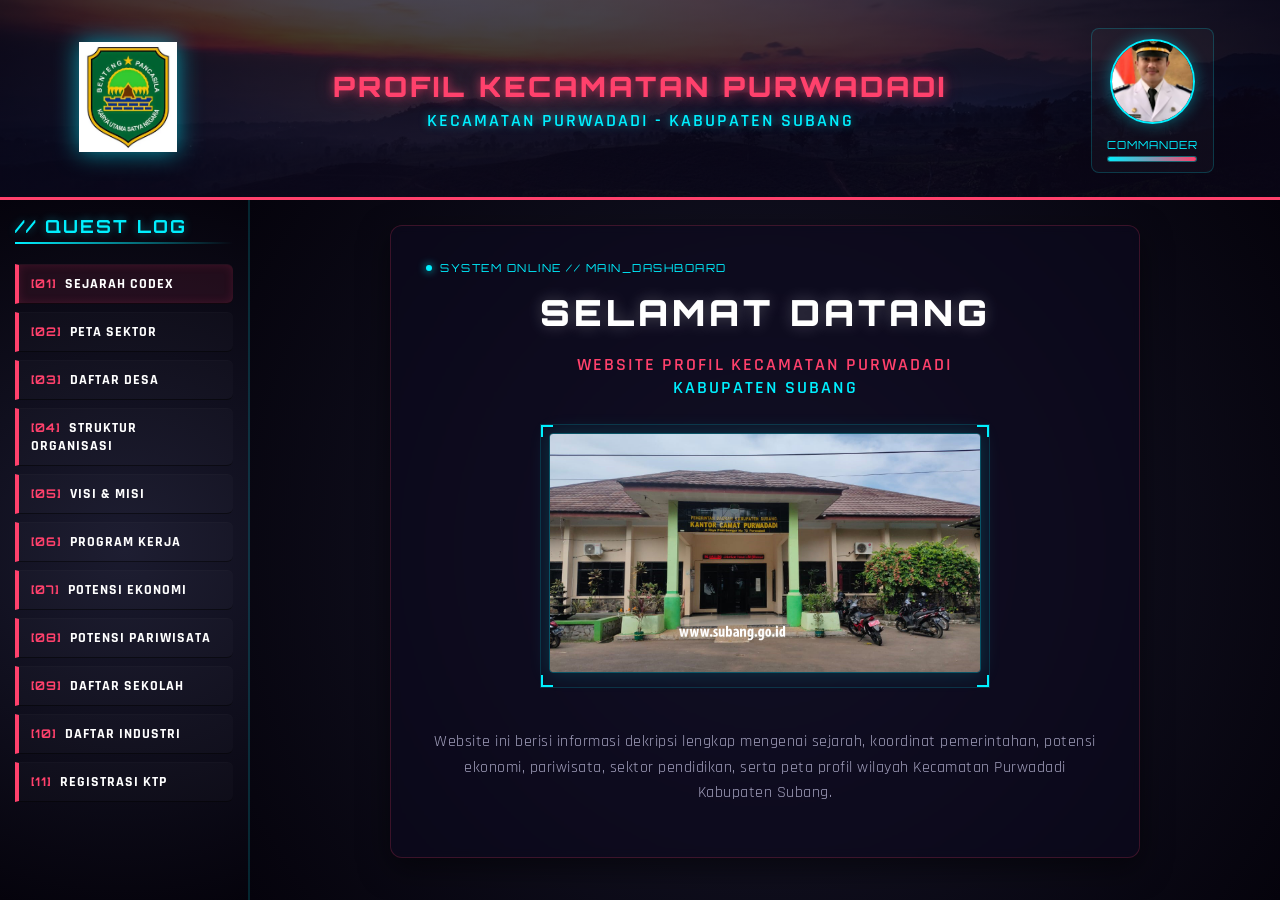
<file: index.html>
<html>
<head>
    <title>Profil Kecamatan Purwadadi - Tactical HUD</title>
</head>

<frameset rows="200,*" border="0" frameborder="0" framespacing="0">

    <frame src="header.html" noresize scrolling="no">

    <frameset cols="250,*" border="0" frameborder="0" framespacing="0">

        <frame src="menu.html" noresize name="menu">

        <frame src="home.html" name="isi">

    </frameset>

</frameset>
</html>
</file>
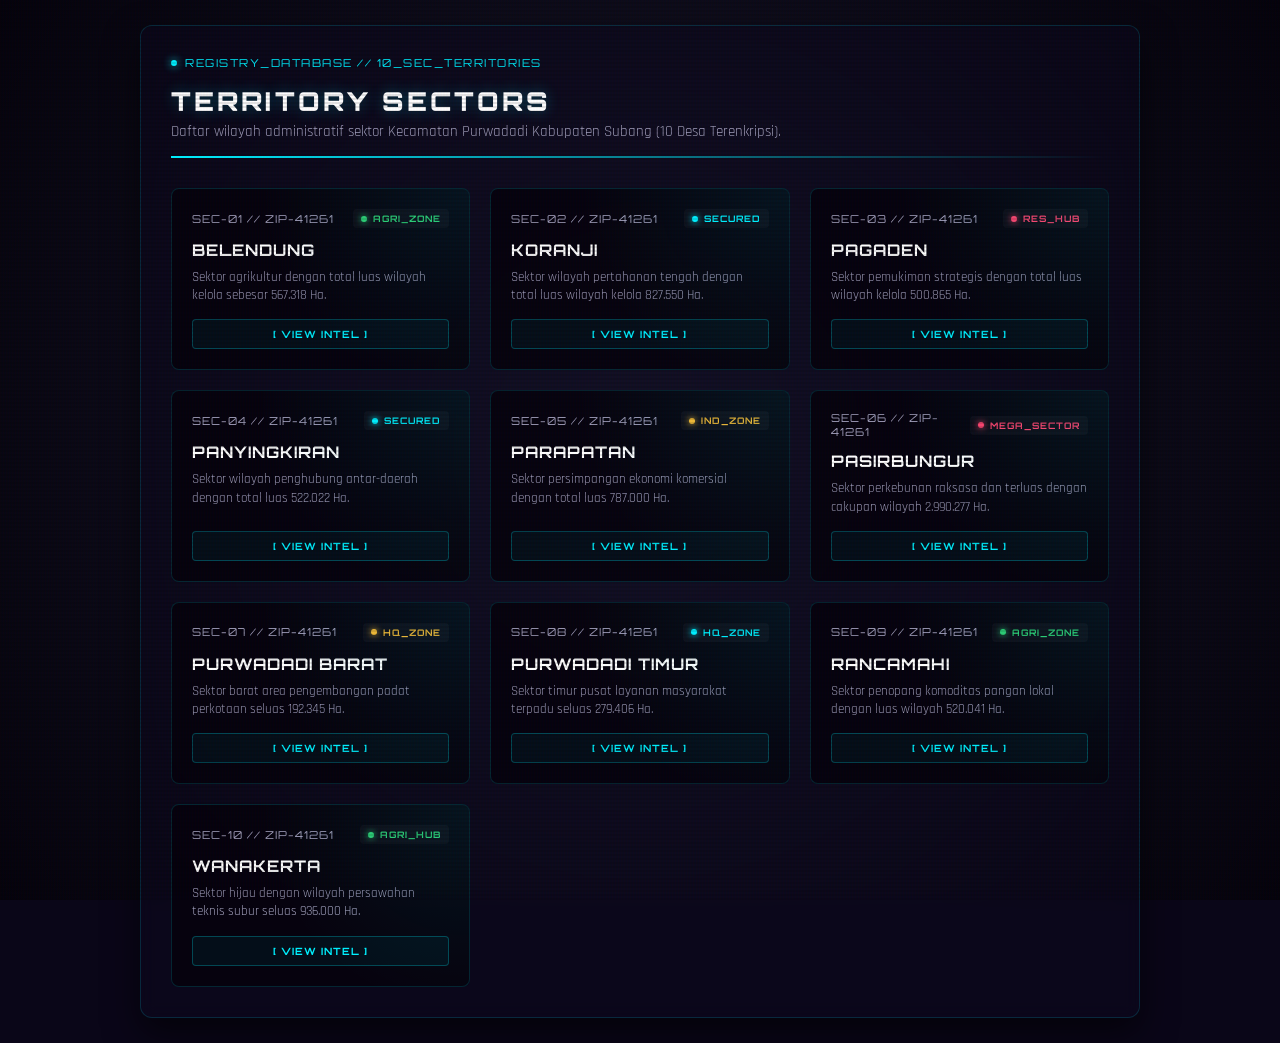
<file: desa.html>
<!DOCTYPE html>
<html>
<head>
    <title>Sector Registry - Purwadadi</title>
    <link rel="stylesheet" href="style.css">
</head>
<body class="content-body">

    <div class="crt-overlay"></div>

    <div class="sector-container">
        
        <div class="sector-header-box">
            <div class="sys-status">
                <span class="blink-dot"></span> REGISTRY_DATABASE // 10_SEC_TERRITORIES
            </div>
            <h1 class="sector-main-title">TERRITORY SECTORS</h1>
            <p class="sector-subtitle">Daftar wilayah administratif sektor Kecamatan Purwadadi Kabupaten Subang (10 Desa Terenkripsi).</p>
            <div class="radar-line"></div>
        </div>

        <div class="sector-grid">
            
            <div class="sector-card" style="animation-delay: 0.1s;">
                <div class="card-glow"></div>
                <div class="card-header">
                    <span class="sec-code">SEC-01 // ZIP-41261</span>
                    <span class="sec-status agrizone"><span class="status-led"></span> AGRI_ZONE</span>
                </div>
                <h3 class="sec-name">BELENDUNG</h3>
                <p class="sec-brief">Sektor agrikultur dengan total luas wilayah kelola sebesar 567.318 Ha.</p>
                <button class="intel-btn" onclick="toggleIntel('intel1')">[ VIEW INTEL ]</button>
                
                <div id="intel1" class="intel-drawer">
                    <div class="intel-content">
                        <div class="intel-row"><span>SECTOR COMMANDER:</span> <strong>Kades Belendung</strong></div>
                        <div class="intel-row"><span>ACTIVE PERSONNEL:</span> <strong>3.295 Jiwa</strong></div>
                        <div class="intel-row"><span>TOTAL AREA:</span> <strong>567.318 Ha</strong></div>
                        <div class="intel-row"><span>TACTICAL STATUS:</span> <strong>Food Supply Hub</strong></div>
                    </div>
                </div>
            </div>

            <div class="sector-card" style="animation-delay: 0.15s;">
                <div class="card-glow"></div>
                <div class="card-header">
                    <span class="sec-code">SEC-02 // ZIP-41261</span>
                    <span class="sec-status secured"><span class="status-led"></span> SECURED</span>
                </div>
                <h3 class="sec-name">KORANJI</h3>
                <p class="sec-brief">Sektor wilayah pertahanan tengah dengan total luas wilayah kelola 827.550 Ha.</p>
                <button class="intel-btn" onclick="toggleIntel('intel2')">[ VIEW INTEL ]</button>
                
                <div id="intel2" class="intel-drawer">
                    <div class="intel-content">
                        <div class="intel-row"><span>SECTOR COMMANDER:</span> <strong>Kades Koranji</strong></div>
                        <div class="intel-row"><span>ACTIVE PERSONNEL:</span> <strong>4.120 Jiwa (Est)</strong></div>
                        <div class="intel-row"><span>TOTAL AREA:</span> <strong>827.550 Ha</strong></div>
                        <div class="intel-row"><span>TACTICAL STATUS:</span> <strong>Buffer Sektor</strong></div>
                    </div>
                </div>
            </div>

            <div class="sector-card" style="animation-delay: 0.2s;">
                <div class="card-glow"></div>
                <div class="card-header">
                    <span class="sec-code">SEC-03 // ZIP-41261</span>
                    <span class="sec-status special"><span class="status-led"></span> RES_HUB</span>
                </div>
                <h3 class="sec-name">PAGADEN</h3>
                <p class="sec-brief">Sektor pemukiman strategis dengan total luas wilayah kelola 500.865 Ha.</p>
                <button class="intel-btn" onclick="toggleIntel('intel3')">[ VIEW INTEL ]</button>
                
                <div id="intel3" class="intel-drawer">
                    <div class="intel-content">
                        <div class="intel-row"><span>SECTOR COMMANDER:</span> <strong>Kades Pagaden</strong></div>
                        <div class="intel-row"><span>ACTIVE PERSONNEL:</span> <strong>3.596 Jiwa</strong></div>
                        <div class="intel-row"><span>TOTAL AREA:</span> <strong>500.865 Ha</strong></div>
                        <div class="intel-row"><span>TACTICAL STATUS:</span> <strong>Residential Center</strong></div>
                    </div>
                </div>
            </div>

            <div class="sector-card" style="animation-delay: 0.25s;">
                <div class="card-glow"></div>
                <div class="card-header">
                    <span class="sec-code">SEC-04 // ZIP-41261</span>
                    <span class="sec-status secured"><span class="status-led"></span> SECURED</span>
                </div>
                <h3 class="sec-name">PANYINGKIRAN</h3>
                <p class="sec-brief">Sektor wilayah penghubung antar-daerah dengan total luas 522.022 Ha.</p>
                <button class="intel-btn" onclick="toggleIntel('intel4')">[ VIEW INTEL ]</button>
                
                <div id="intel4" class="intel-drawer">
                    <div class="intel-content">
                        <div class="intel-row"><span>SECTOR COMMANDER:</span> <strong>Kades Panyingkiran</strong></div>
                        <div class="intel-row"><span>ACTIVE PERSONNEL:</span> <strong>3.840 Jiwa (Est)</strong></div>
                        <div class="intel-row"><span>TOTAL AREA:</span> <strong>522.022 Ha</strong></div>
                        <div class="intel-row"><span>TACTICAL STATUS:</span> <strong>Logistic Router</strong></div>
                    </div>
                </div>
            </div>

            <div class="sector-card" style="animation-delay: 0.3s;">
                <div class="card-glow"></div>
                <div class="card-header">
                    <span class="sec-code">SEC-05 // ZIP-41261</span>
                    <span class="sec-status industrial"><span class="status-led"></span> IND_ZONE</span>
                </div>
                <h3 class="sec-name">PARAPATAN</h3>
                <p class="sec-brief">Sektor persimpangan ekonomi komersial dengan total luas 787.000 Ha.</p>
                <button class="intel-btn" onclick="toggleIntel('intel5')">[ VIEW INTEL ]</button>
                
                <div id="intel5" class="intel-drawer">
                    <div class="intel-content">
                        <div class="intel-row"><span>SECTOR COMMANDER:</span> <strong>Kades Parapatan</strong></div>
                        <div class="intel-row"><span>ACTIVE PERSONNEL:</span> <strong>5.210 Jiwa (Est)</strong></div>
                        <div class="intel-row"><span>TOTAL AREA:</span> <strong>787.000 Ha</strong></div>
                        <div class="intel-row"><span>TACTICAL STATUS:</span> <strong>Commercial Hub</strong></div>
                    </div>
                </div>
            </div>

            <div class="sector-card" style="animation-delay: 0.35s;">
                <div class="card-glow"></div>
                <div class="card-header">
                    <span class="sec-code">SEC-06 // ZIP-41261</span>
                    <span class="sec-status special"><span class="status-led"></span> MEGA_SECTOR</span>
                </div>
                <h3 class="sec-name">PASIRBUNGUR</h3>
                <p class="sec-brief">Sektor perkebunan raksasa dan terluas dengan cakupan wilayah 2.990.277 Ha.</p>
                <button class="intel-btn" onclick="toggleIntel('intel6')">[ VIEW INTEL ]</button>
                
                <div id="intel6" class="intel-drawer">
                    <div class="intel-content">
                        <div class="intel-row"><span>SECTOR COMMANDER:</span> <strong>Kades Pasirbungur</strong></div>
                        <div class="intel-row"><span>ACTIVE PERSONNEL:</span> <strong>7.723 Jiwa</strong></div>
                        <div class="intel-row"><span>TOTAL AREA:</span> <strong>2.990.277 Ha</strong></div>
                        <div class="intel-row"><span>TACTICAL STATUS:</span> <strong>Resource Core Production</strong></div>
                    </div>
                </div>
            </div>

            <div class="sector-card" style="animation-delay: 0.4s;">
                <div class="card-glow"></div>
                <div class="card-header">
                    <span class="sec-code">SEC-07 // ZIP-41261</span>
                    <span class="sec-status industrial"><span class="status-led"></span> HQ_ZONE</span>
                </div>
                <h3 class="sec-name">PURWADADI BARAT</h3>
                <p class="sec-brief">Sektor barat area pengembangan padat perkotaan seluas 192.345 Ha.</p>
                <button class="intel-btn" onclick="toggleIntel('intel7')">[ VIEW INTEL ]</button>
                
                <div id="intel7" class="intel-drawer">
                    <div class="intel-content">
                        <div class="intel-row"><span>SECTOR COMMANDER:</span> <strong>Kades Purwadadi Barat</strong></div>
                        <div class="intel-row"><span>ACTIVE PERSONNEL:</span> <strong>6.150 Jiwa (Est)</strong></div>
                        <div class="intel-row"><span>TOTAL AREA:</span> <strong>192.345 Ha</strong></div>
                        <div class="intel-row"><span>TACTICAL STATUS:</span> <strong>Urban Development</strong></div>
                    </div>
                </div>
            </div>

            <div class="sector-card" style="animation-delay: 0.45s;">
                <div class="card-glow"></div>
                <div class="card-header">
                    <span class="sec-code">SEC-08 // ZIP-41261</span>
                    <span class="sec-status secured"><span class="status-led"></span> HQ_ZONE</span>
                </div>
                <h3 class="sec-name">PURWADADI TIMUR</h3>
                <p class="sec-brief">Sektor timur pusat layanan masyarakat terpadu seluas 279.406 Ha.</p>
                <button class="intel-btn" onclick="toggleIntel('intel8')">[ VIEW INTEL ]</button>
                
                <div id="intel8" class="intel-drawer">
                    <div class="intel-content">
                        <div class="intel-row"><span>SECTOR COMMANDER:</span> <strong>Kades Purwadadi Timur</strong></div>
                        <div class="intel-row"><span>ACTIVE PERSONNEL:</span> <strong>5.890 Jiwa (Est)</strong></div>
                        <div class="intel-row"><span>TOTAL AREA:</span> <strong>279.406 Ha</strong></div>
                        <div class="intel-row"><span>TACTICAL STATUS:</span> <strong>Civic Service Core</strong></div>
                    </div>
                </div>
            </div>

            <div class="sector-card" style="animation-delay: 0.5s;">
                <div class="card-glow"></div>
                <div class="card-header">
                    <span class="sec-code">SEC-09 // ZIP-41261</span>
                    <span class="sec-status agrizone"><span class="status-led"></span> AGRI_ZONE</span>
                </div>
                <h3 class="sec-name">RANCAMAHI</h3>
                <p class="sec-brief">Sektor penopang komoditas pangan lokal dengan luas wilayah 520.041 Ha.</p>
                <button class="intel-btn" onclick="toggleIntel('intel9')">[ VIEW INTEL ]</button>
                
                <div id="intel9" class="intel-drawer">
                    <div class="intel-content">
                        <div class="intel-row"><span>SECTOR COMMANDER:</span> <strong>Kades Rancamahi</strong></div>
                        <div class="intel-row"><span>ACTIVE PERSONNEL:</span> <strong>2.120 Jiwa</strong></div>
                        <div class="intel-row"><span>TOTAL AREA:</span> <strong>520.041 Ha</strong></div>
                        <div class="intel-row"><span>TACTICAL STATUS:</span> <strong>Secondary Rice Supplier</strong></div>
                    </div>
                </div>
            </div>

            <div class="sector-card" style="animation-delay: 0.55s;">
                <div class="card-glow"></div>
                <div class="card-header">
                    <span class="sec-code">SEC-10 // ZIP-41261</span>
                    <span class="sec-status agrizone"><span class="status-led"></span> AGRI_HUB</span>
                </div>
                <h3 class="sec-name">WANAKERTA</h3>
                <p class="sec-brief">Sektor hijau dengan wilayah persawahan teknis subur seluas 936.000 Ha.</p>
                <button class="intel-btn" onclick="toggleIntel('intel10')">[ VIEW INTEL ]</button>
                
                <div id="intel10" class="intel-drawer">
                    <div class="intel-content">
                        <div class="intel-row"><span>SECTOR COMMANDER:</span> <strong>Kades Wanakerta</strong></div>
                        <div class="intel-row"><span>ACTIVE PERSONNEL:</span> <strong>6.740 Jiwa (Est)</strong></div>
                        <div class="intel-row"><span>TOTAL AREA:</span> <strong>936.000 Ha</strong></div>
                        <div class="intel-row"><span>TACTICAL STATUS:</span> <strong>Primary Agricultural Core</strong></div>
                    </div>
                </div>
            </div>

        </div>
    </div>

    <script>
        function toggleIntel(idIntel) {
            const drawer = document.getElementById(idIntel);
            const button = drawer.previousElementSibling;
            
            if (drawer.classList.contains('open')) {
                drawer.classList.remove('open');
                button.innerHTML = '[ VIEW INTEL ]';
                button.classList.remove('active');
            } else {
                document.querySelectorAll('.intel-drawer').forEach(d => {
                    d.classList.remove('open');
                    d.previousElementSibling.innerHTML = '[ VIEW INTEL ]';
                    d.previousElementSibling.classList.remove('active');
                });

                drawer.classList.add('open');
                button.innerHTML = '[ SHUT DOWN INTEL ]';
                button.classList.add('active');
            }
        }
    </script>
</body>
</html>
</file>
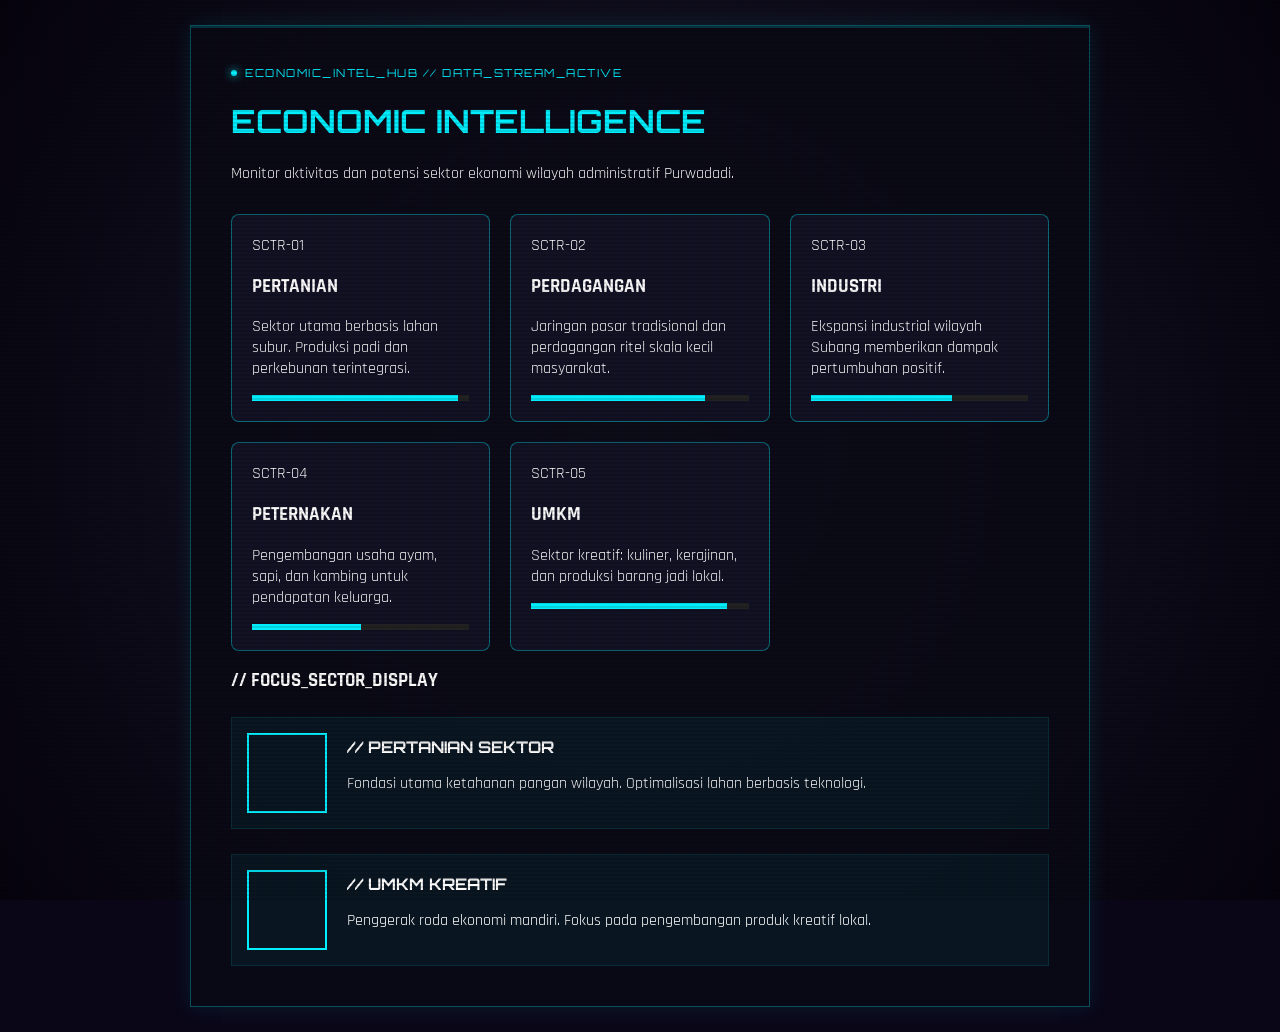
<file: ekonomi.html>
<!DOCTYPE html>
<html>
<head>
    <title>Economic Intelligence Hub - Purwadadi</title>
    <link rel="stylesheet" href="style.css">
</head>
<body class="content-body">

    <div class="crt-overlay"></div>

    <div class="econ-container">
        <div class="econ-header">
            <div class="sys-status"><span class="blink-dot"></span> ECONOMIC_INTEL_HUB // DATA_STREAM_ACTIVE</div>
            <h1 class="econ-main-title">ECONOMIC INTELLIGENCE</h1>
            <p class="econ-subtitle">Monitor aktivitas dan potensi sektor ekonomi wilayah administratif Purwadadi.</p>
        </div>

        <div class="econ-grid">
            <div class="econ-card">
                <span class="sector-tag">SCTR-01</span>
                <h3>PERTANIAN</h3>
                <p>Sektor utama berbasis lahan subur. Produksi padi dan perkebunan terintegrasi.</p>
                <div class="stat-bar"><div class="fill" style="width: 95%;"></div></div>
            </div>
            <div class="econ-card">
                <span class="sector-tag">SCTR-02</span>
                <h3>PERDAGANGAN</h3>
                <p>Jaringan pasar tradisional dan perdagangan ritel skala kecil masyarakat.</p>
                <div class="stat-bar"><div class="fill" style="width: 80%;"></div></div>
            </div>
            <div class="econ-card">
                <span class="sector-tag">SCTR-03</span>
                <h3>INDUSTRI</h3>
                <p>Ekspansi industrial wilayah Subang memberikan dampak pertumbuhan positif.</p>
                <div class="stat-bar"><div class="fill" style="width: 65%;"></div></div>
            </div>
            <div class="econ-card">
                <span class="sector-tag">SCTR-04</span>
                <h3>PETERNAKAN</h3>
                <p>Pengembangan usaha ayam, sapi, dan kambing untuk pendapatan keluarga.</p>
                <div class="stat-bar"><div class="fill" style="width: 50%;"></div></div>
            </div>
            <div class="econ-card">
                <span class="sector-tag">SCTR-05</span>
                <h3>UMKM</h3>
                <p>Sektor kreatif: kuliner, kerajinan, dan produksi barang jadi lokal.</p>
                <div class="stat-bar"><div class="fill" style="width: 90%;"></div></div>
            </div>
        </div>

        <div class="holo-section">
            <h3 class="holo-title">// FOCUS_SECTOR_DISPLAY</h3>
            
            <div class="holo-item">
                <div class="holo-frame"><div class="frame-inner"></div></div>
                <div class="holo-text">
                    <h4>// PERTANIAN SEKTOR</h4>
                    <p>Fondasi utama ketahanan pangan wilayah. Optimalisasi lahan berbasis teknologi.</p>
                </div>
            </div>
            
            <div class="holo-item">
                <div class="holo-frame"><div class="frame-inner"></div></div>
                <div class="holo-text">
                    <h4>// UMKM KREATIF</h4>
                    <p>Penggerak roda ekonomi mandiri. Fokus pada pengembangan produk kreatif lokal.</p>
                </div>
            </div>
        </div>
    </div>
</body>
</html>
</file>
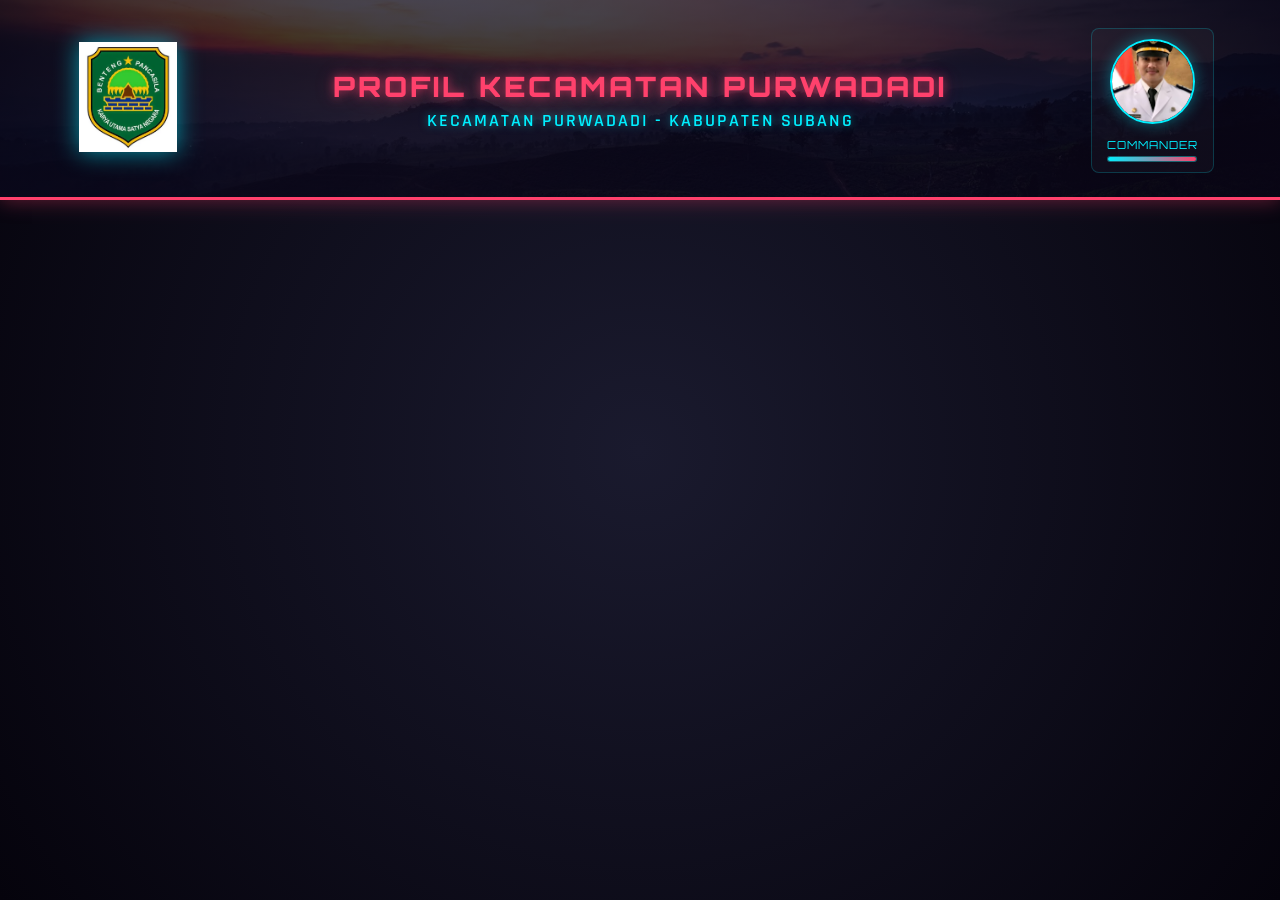
<file: header.html>
<!DOCTYPE html>
<html>
<head>
    <title>Header</title>
    <link rel="stylesheet" href="style.css">
</head>
<body class="header-body">

    <!-- Container Utama Background Tetap Menggunakan Gambar Kamu -->
    <div class="header-container" style="background-image: linear-gradient(rgba(10, 6, 24, 0.75), rgba(10, 6, 24, 0.85)), url('gambar/heder.jpg');">
        
        <table border="0" width="100%" height="200" cellspacing="0" cellpadding="0">
            <tr>
                
                <!-- SEKTOR 01: LOGO KABUPATEN -->
                <td width="20%" align="center" class="logo-container">
                    <img src="gambar/logo.webp" class="logo">
                </td>

                <!-- SEKTOR 02: JUDUL UTAMA DASHBOARD -->
                <td width="60%" align="center" class="title-container">
                    <div class="header-text">
                        <h1 class="hud-title">PROFIL KECAMATAN PURWADADI</h1>
                        <h3 class="hud-subtitle">Kecamatan Purwadadi - Kabupaten Subang</h3>
                    </div>
                </td>

                <!-- SEKTOR 03: PROFIL COMMANDER (CAMAT) -->
                <td width="20%" align="center" class="camat-container">
                    <div class="camat-hud">
                        <img src="gambar/camat.jpg" class="camat-photo">
                        <div class="camat-status">
                            <span class="camat-rank">COMMANDER</span>
                            <div class="hp-bar"><div class="hp-bar-fill"></div></div>
                        </div>
                    </div>
                </td>

            </tr>
        </table>

    </div>

</body>
</html>
</file>
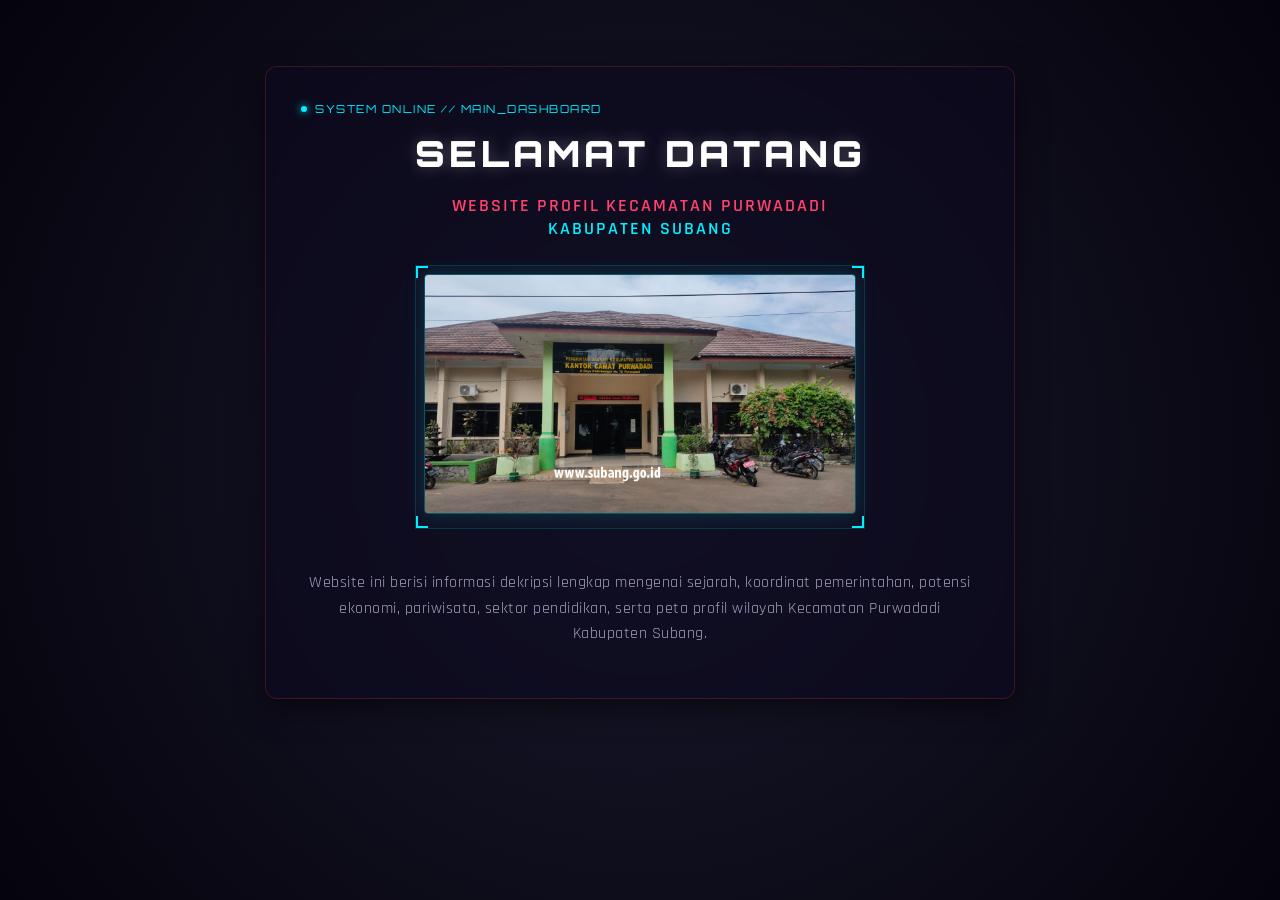
<file: home.html>
<!DOCTYPE html>
<html>
<head>
    <title>Home - Welcome Screen</title>
    <link rel="stylesheet" href="style.css">
</head>
<body class="content-body">

    <div class="welcome-box">
        
        <div class="sys-status">
            <span class="blink-dot"></span> SYSTEM ONLINE // MAIN_DASHBOARD
        </div>

        <h1 class="welcome-title">SELAMAT DATANG</h1>
        
        <p class="welcome-subtitle">
            WEBSITE PROFIL KECAMATAN PURWADADI<br>
            <span>KABUPATEN SUBANG</span>
        </p>

        <div class="image-frame">
            <img src="gambar/purwadadi.jpg" class="home-image">
            <div class="frame-corner top-left"></div>
            <div class="frame-corner top-right"></div>
            <div class="frame-corner bottom-left"></div>
            <div class="frame-corner bottom-right"></div>
        </div>

        <p class="home-text">
            Website ini berisi informasi dekripsi lengkap mengenai sejarah, koordinat pemerintahan, 
            potensi ekonomi, pariwisata, sektor pendidikan, serta peta profil wilayah 
            Kecamatan Purwadadi Kabupaten Subang.
        </p>

    </div>

</body>
</html>
</file>
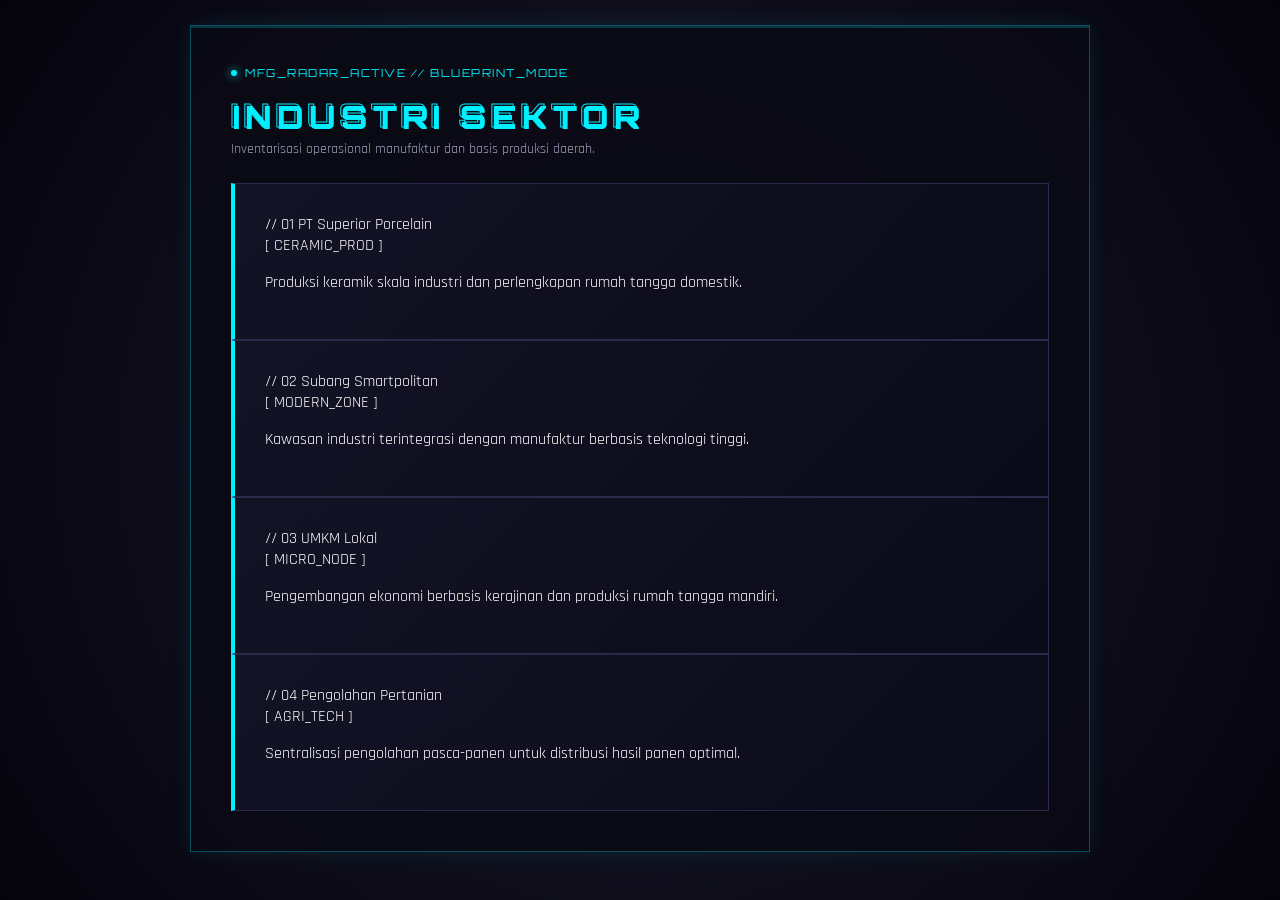
<file: industri.html>
<!DOCTYPE html>
<html>
<head>
    <title>Manufacturing Radar - Purwadadi</title>
    <link rel="stylesheet" href="style.css">
</head>
<body class="content-body">
    <div class="blueprint-grid-overlay"></div>

    <div class="econ-container">
        <div class="op-header">
            <div class="sys-status"><span class="blink-dot"></span> MFG_RADAR_ACTIVE // BLUEPRINT_MODE</div>
            <h1 class="op-main-title">INDUSTRI SEKTOR</h1>
            <p class="op-subtitle">Inventarisasi operasional manufaktur dan basis produksi daerah.</p>
        </div>

        <div class="mfg-grid">
            <!-- Industri 1 -->
            <div class="mfg-card">
                <div class="mfg-header"><span>// 01</span> PT Superior Porcelain</div>
                <div class="mfg-badge">[ CERAMIC_PROD ]</div>
                <p>Produksi keramik skala industri dan perlengkapan rumah tangga domestik.</p>
            </div>

            <!-- Industri 2 -->
            <div class="mfg-card">
                <div class="mfg-header"><span>// 02</span> Subang Smartpolitan</div>
                <div class="mfg-badge">[ MODERN_ZONE ]</div>
                <p>Kawasan industri terintegrasi dengan manufaktur berbasis teknologi tinggi.</p>
            </div>

            <!-- Industri 3 -->
            <div class="mfg-card">
                <div class="mfg-header"><span>// 03</span> UMKM Lokal</div>
                <div class="mfg-badge">[ MICRO_NODE ]</div>
                <p>Pengembangan ekonomi berbasis kerajinan dan produksi rumah tangga mandiri.</p>
            </div>

            <!-- Industri 4 -->
            <div class="mfg-card">
                <div class="mfg-header"><span>// 04</span> Pengolahan Pertanian</div>
                <div class="mfg-badge">[ AGRI_TECH ]</div>
                <p>Sentralisasi pengolahan pasca-panen untuk distribusi hasil panen optimal.</p>
            </div>
        </div>
    </div>
</body>
</html>
</file>
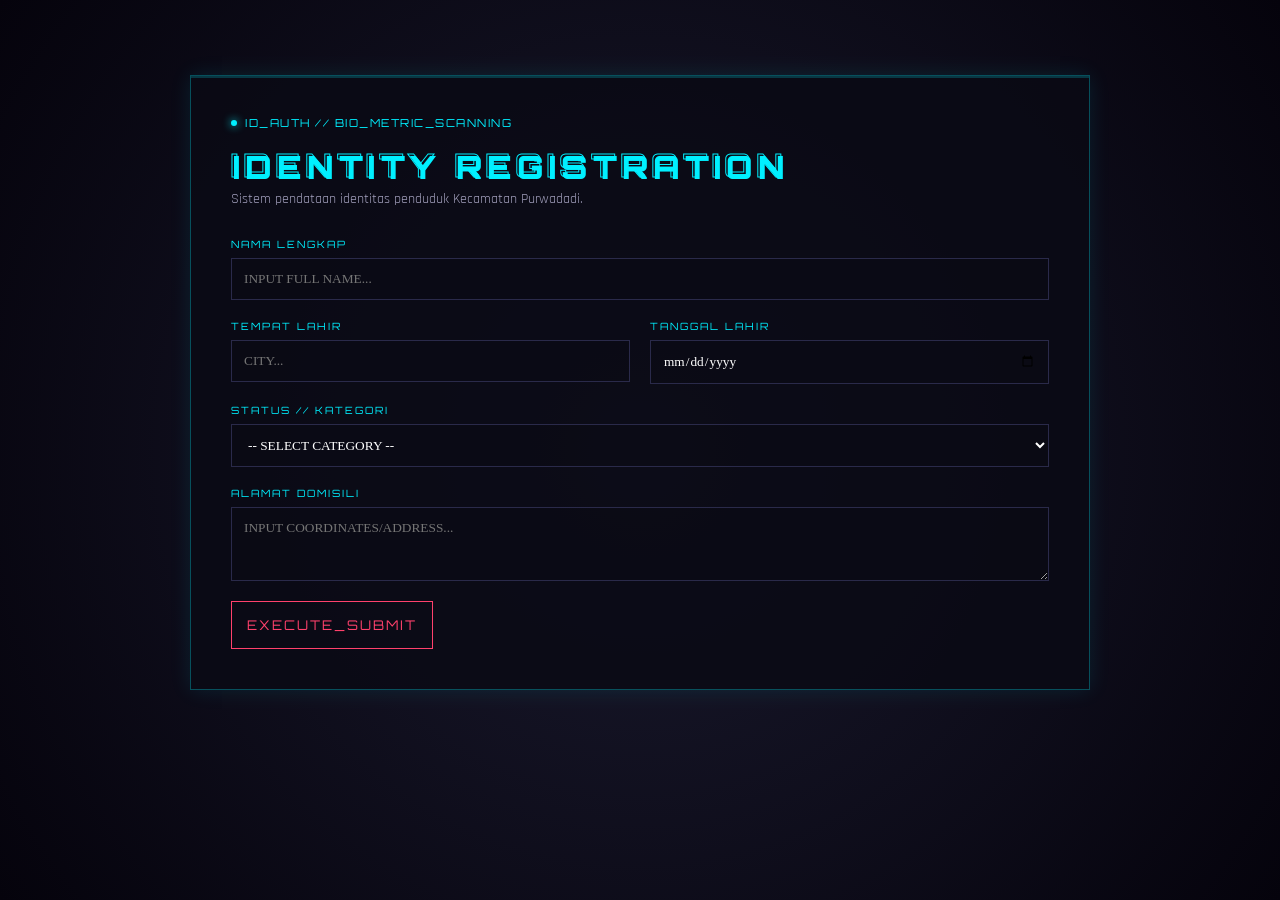
<file: ktp.html>
<!DOCTYPE html>
<html>
<head>
    <title>ID Authentication - Purwadadi</title>
    <link rel="stylesheet" href="style.css">
</head>
<body class="content-body">
    <div class="blueprint-grid-overlay"></div>

    <div class="econ-container">
        <div class="op-header">
            <div class="sys-status"><span class="blink-dot"></span> ID_AUTH // BIO_METRIC_SCANNING</div>
            <h1 class="op-main-title">IDENTITY REGISTRATION</h1>
            <p class="op-subtitle">Sistem pendataan identitas penduduk Kecamatan Purwadadi.</p>
        </div>

        <form class="auth-form">
            <div class="field-group">
                <label>NAMA LENGKAP</label>
                <input type="text" placeholder="INPUT FULL NAME...">
            </div>
            
            <div class="form-row">
                <div class="field-group">
                    <label>TEMPAT LAHIR</label>
                    <input type="text" placeholder="CITY...">
                </div>
                <div class="field-group">
                    <label>TANGGAL LAHIR</label>
                    <input type="date">
                </div>
            </div>

            <div class="field-group">
                <label>STATUS // KATEGORI</label>
                <select>
                    <option>-- SELECT CATEGORY --</option>
                    <option>STATUS PERKAWINAN</option>
                </select>
            </div>

            <div class="field-group">
                <label>ALAMAT DOMISILI</label>
                <textarea rows="3" placeholder="INPUT COORDINATES/ADDRESS..."></textarea>
            </div>

            <div class="form-actions">
                <button type="submit" class="btn-command">EXECUTE_SUBMIT</button>
            </div>
        </form>
    </div>
</body>
</html>
</file>
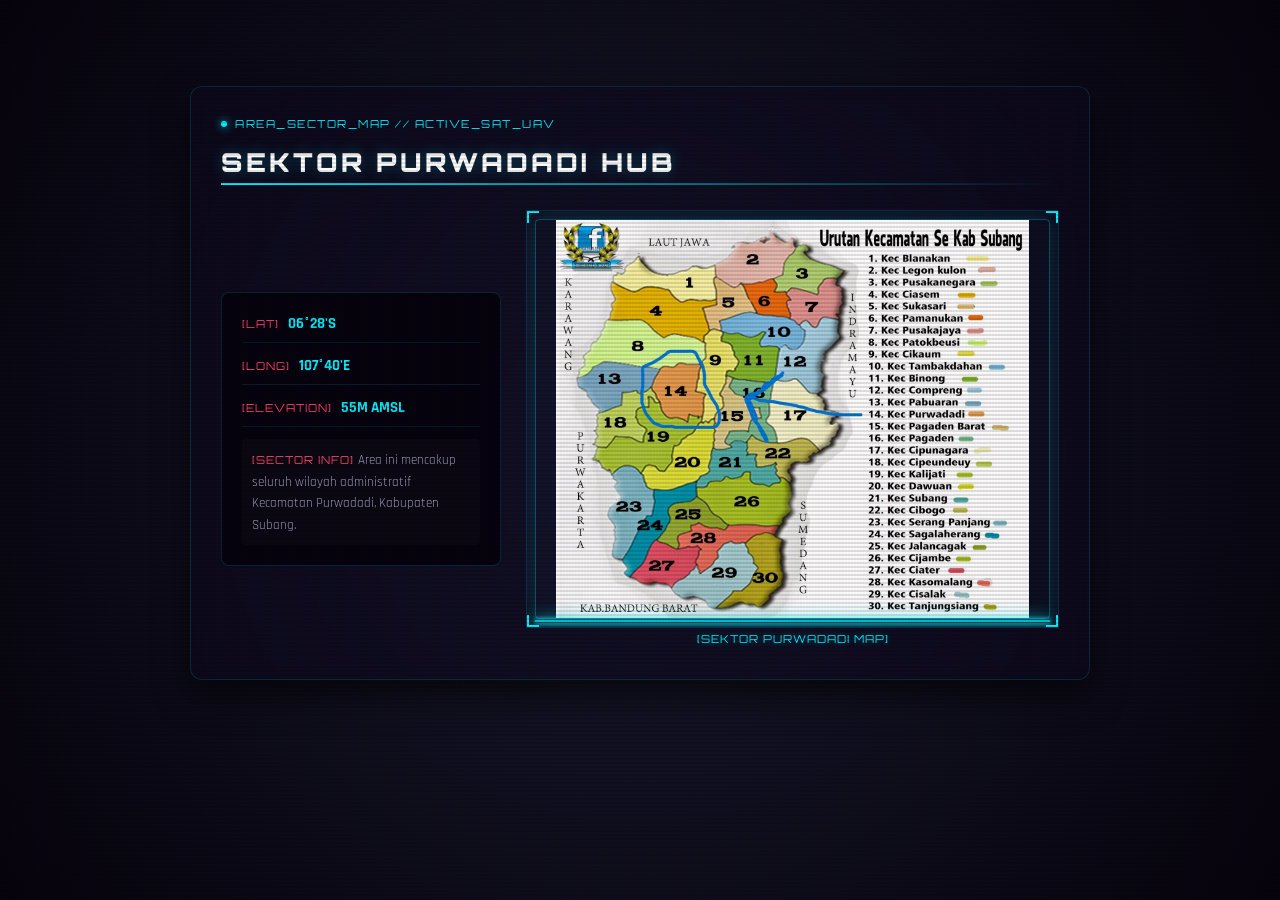
<file: peta.html>
<!DOCTYPE html>
<html>
<head>
    <title>Sektor Radar Map - Purwadadi</title>
    <link rel="stylesheet" href="style.css">
</head>
<body class="content-body">

    <div class="crt-overlay"></div>

    <div class="peta-radar-container">
        
        <div class="radar-header">
            <div class="sys-status">
                <span class="blink-dot"></span> AREA_SECTOR_MAP // ACTIVE_SAT_UAV
            </div>
            <h1 class="radar-title">SEKTOR PURWADADI HUB</h1>
            <div class="radar-line"></div>
        </div>

        <div class="radar-map-wrapper">
            
            <div class="radar-data-panel">
                <div class="data-block">
                    <span class="data-label">[LAT]</span>
                    <span class="data-value">06°28'S</span>
                </div>
                <div class="data-block">
                    <span class="data-label">[LONG]</span>
                    <span class="data-value">107°40'E</span>
                </div>
                <div class="data-block">
                    <span class="data-label">[ELEVATION]</span>
                    <span class="data-value">55M AMSL</span>
                </div>
                <div class="data-block-large">
                    <span class="data-label">[SECTOR INFO]</span>
                    <span class="data-description">Area ini mencakup seluruh wilayah administratif Kecamatan Purwadadi, Kabupaten Subang.</span>
                </div>
            </div>

            <div class="radar-display">
                <div class="peta-image-frame">
                    <img src="gambar/petapwd.jpg" class="radar-image">
                    
                    <div class="radar-scanline"></div>
                    
                    <div class="frame-corner top-left"></div>
                    <div class="frame-corner top-right"></div>
                    <div class="frame-corner bottom-left"></div>
                    <div class="frame-corner bottom-right"></div>
                </div>
                <span class="image-caption">[Sektor Purwadadi Map]</span>
            </div>
        </div>

    </div>

</body>
</html>
</file>
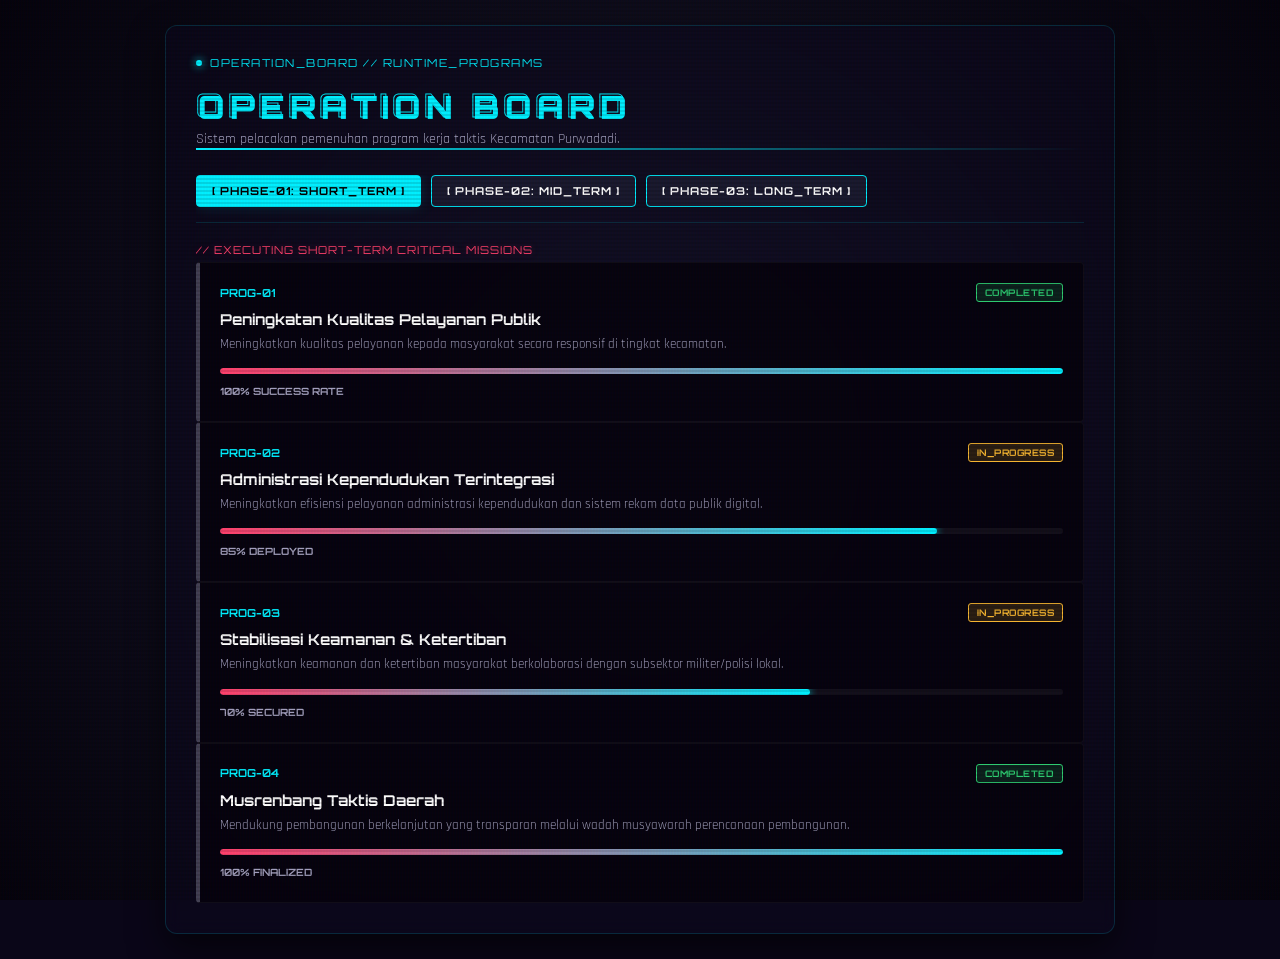
<file: program.html>
<!DOCTYPE html>
<html>
<head>
    <title>Operation Board - Purwadadi</title>
    <link rel="stylesheet" href="style.css">
</head>
<body class="content-body">

    <div class="crt-overlay"></div>

    <div class="op-container">
        
        <div class="op-header">
            <div class="sys-status">
                <span class="blink-dot"></span> OPERATION_BOARD // RUNTIME_PROGRAMS
            </div>
            <h1 class="op-main-title">OPERATION BOARD</h1>
            <p class="op-subtitle">Sistem pelacakan pemenuhan program kerja taktis Kecamatan Purwadadi.</p>
            <div class="radar-line"></div>
        </div>

        <div class="phase-tabs-container">
            <button class="phase-tab active" onclick="switchPhase(event, 'phase1')">[ PHASE-01: SHORT_TERM ]</button>
            <button class="phase-tab" onclick="switchPhase(event, 'phase2')">[ PHASE-02: MID_TERM ]</button>
            <button class="phase-tab" onclick="switchPhase(event, 'phase3')">[ PHASE-03: LONG_TERM ]</button>
        </div>

        <div class="phase-content-wrapper">

            <div id="phase1" class="phase-pane active">
                <div class="phase-info-bar">// EXECUTING SHORT-TERM CRITICAL MISSIONS</div>
                
                <div class="prog-card" style="animation-delay: 0.1s;">
                    <div class="prog-meta">
                        <span class="prog-id">PROG-01</span>
                        <span class="prog-status complete">COMPLETED</span>
                    </div>
                    <h4 class="prog-title">Peningkatan Kualitas Pelayanan Publik</h4>
                    <p class="prog-desc">Meningkatkan kualitas pelayanan kepada masyarakat secara responsif di tingkat kecamatan.</p>
                    <div class="progress-track"><div class="progress-fill" style="width: 100%;"></div></div>
                    <span class="progress-num">100% SUCCESS RATE</span>
                </div>

                <div class="prog-card" style="animation-delay: 0.2s;">
                    <div class="prog-meta">
                        <span class="prog-id">PROG-02</span>
                        <span class="prog-status ongoing">IN_PROGRESS</span>
                    </div>
                    <h4 class="prog-title">Administrasi Kependudukan Terintegrasi</h4>
                    <p class="prog-desc">Meningkatkan efisiensi pelayanan administrasi kependudukan dan sistem rekam data publik digital.</p>
                    <div class="progress-track"><div class="progress-fill" style="width: 85%;"></div></div>
                    <span class="progress-num">85% DEPLOYED</span>
                </div>

                <div class="prog-card" style="animation-delay: 0.3s;">
                    <div class="prog-meta">
                        <span class="prog-id">PROG-03</span>
                        <span class="prog-status ongoing">IN_PROGRESS</span>
                    </div>
                    <h4 class="prog-title">Stabilisasi Keamanan & Ketertiban</h4>
                    <p class="prog-desc">Meningkatkan keamanan dan ketertiban masyarakat berkolaborasi dengan subsektor militer/polisi lokal.</p>
                    <div class="progress-track"><div class="progress-fill" style="width: 70%;"></div></div>
                    <span class="progress-num">70% SECURED</span>
                </div>

                <div class="prog-card" style="animation-delay: 0.4s;">
                    <div class="prog-meta">
                        <span class="prog-id">PROG-04</span>
                        <span class="prog-status complete">COMPLETED</span>
                    </div>
                    <h4 class="prog-title">Musrenbang Taktis Daerah</h4>
                    <p class="prog-desc">Mendukung pembangunan berkelanjutan yang transparan melalui wadah musyawarah perencanaan pembangunan.</p>
                    <div class="progress-track"><div class="progress-fill" style="width: 100%;"></div></div>
                    <span class="progress-num">100% FINALIZED</span>
                </div>
            </div>

            <div id="phase2" class="phase-pane">
                <div class="phase-info-bar">// QUEUED MID-TERM STRATEGIC EXPANSION</div>
                
                <div class="prog-card">
                    <div class="prog-meta">
                        <span class="prog-id">PROG-05</span>
                        <span class="prog-status ongoing">IN_PROGRESS</span>
                    </div>
                    <h4 class="prog-title">Pemberdayaan Ekonomi & Penguatan UMKM</h4>
                    <p class="prog-desc">Meningkatkan perputaran ekonomi mandiri masyarakat serta membina pelaku UMKM di sektor strategis.</p>
                    <div class="progress-track"><div class="progress-fill" style="width: 45%;"></div></div>
                    <span class="progress-num">45% STABILIZED</span>
                </div>

                <div class="prog-card">
                    <div class="prog-meta">
                        <span class="prog-id">PROG-06</span>
                        <span class="prog-status ongoing">IN_PROGRESS</span>
                    </div>
                    <h4 class="prog-title">Pengawasan Akuntabilitas Pemerintah Desa</h4>
                    <p class="prog-desc">Meningkatkan sistem pembinaan, monitoring, dan pengawasan terpadu terhadap roda pemerintahan desa.</p>
                    <div class="progress-track"><div class="progress-fill" style="width: 60%;"></div></div>
                    <span class="progress-num">60% OPERATIONAL</span>
                </div>

                <div class="prog-card">
                    <div class="prog-meta">
                        <span class="prog-id">PROG-07</span>
                        <span class="prog-status pending">PENDING</span>
                    </div>
                    <h4 class="prog-title">Mobilisasi Partisipasi Pembangunan Publik</h4>
                    <p class="prog-desc">Meningkatkan keterlibatan aktif dan gotong-royong masyarakat dalam mengeksekusi pembangunan daerah.</p>
                    <div class="progress-track"><div class="progress-fill" style="width: 15%;"></div></div>
                    <span class="progress-num">15% INITIALIZED</span>
                </div>
            </div>

            <div id="phase3" class="phase-pane">
                <div class="phase-info-bar">// STANDBY FOR LONG-TERM SUSTAINED DIRECTIVES</div>
                
                <div class="prog-card">
                    <div class="prog-meta">
                        <span class="prog-id">PROG-08</span>
                        <span class="prog-status ongoing">IN_PROGRESS</span>
                    </div>
                    <h4 class="prog-title">Pembangunan Infrastruktur & Fasilitas Umum Core</h4>
                    <p class="prog-desc">Meningkatkan ketahanan sarana prasarana fisik jalan, jembatan, dan gedung pelayanan publik utama.</p>
                    <div class="progress-track"><div class="progress-fill" style="width: 35%;"></div></div>
                    <span class="progress-num">35% INFRASTRUCTURE_READY</span>
                </div>

                <div class="prog-card">
                    <div class="prog-meta">
                        <span class="prog-id">PROG-09</span>
                        <span class="prog-status pending">PENDING</span>
                    </div>
                    <h4 class="prog-title">Sistem Kesehatan & Kesejahteraan Sektor</h4>
                    <p class="prog-desc">Meningkatkan standarisasi fasilitas kesehatan posyandu/puskesmas serta jaminan kesejahteraan sosial.</p>
                    <div class="progress-track"><div class="progress-fill" style="width: 0%;"></div></div>
                    <span class="progress-num">0% HOLDING_SIGNAL</span>
                </div>

                <div class="prog-card">
                    <div class="prog-meta">
                        <span class="prog-id">PROG-10</span>
                        <span class="prog-status pending">PENDING</span>
                    </div>
                    <h4 class="prog-title">Aktivasi Pemberdayaan Sosial Kemasyarakatan</h4>
                    <p class="prog-desc">Meningkatkan ketahanan kebudayaan, kesetaraan sosial, serta inklusivitas ekologi lingkungan.</p>
                    <div class="progress-track"><div class="progress-fill" style="width: 5%;"></div></div>
                    <span class="progress-num">5% PRE_PLANNING</span>
                </div>
            </div>

        </div>
    </div>

    <script>
        function switchPhase(evt, phaseId) {
            // Sembunyikan semua panel fase
            document.querySelectorAll('.phase-pane').forEach(pane => {
                pane.classList.remove('active');
            });

            // Hilangkan status aktif di semua tombol tab
            document.querySelectorAll('.phase-tab').forEach(tab => {
                tab.classList.remove('active');
            });

            // Aktifkan panel dan tombol tab yang diklik
            document.getElementById(phaseId).classList.add('active');
            evt.currentTarget.classList.add('active');
        }
    </script>
</body>
</html>
</file>
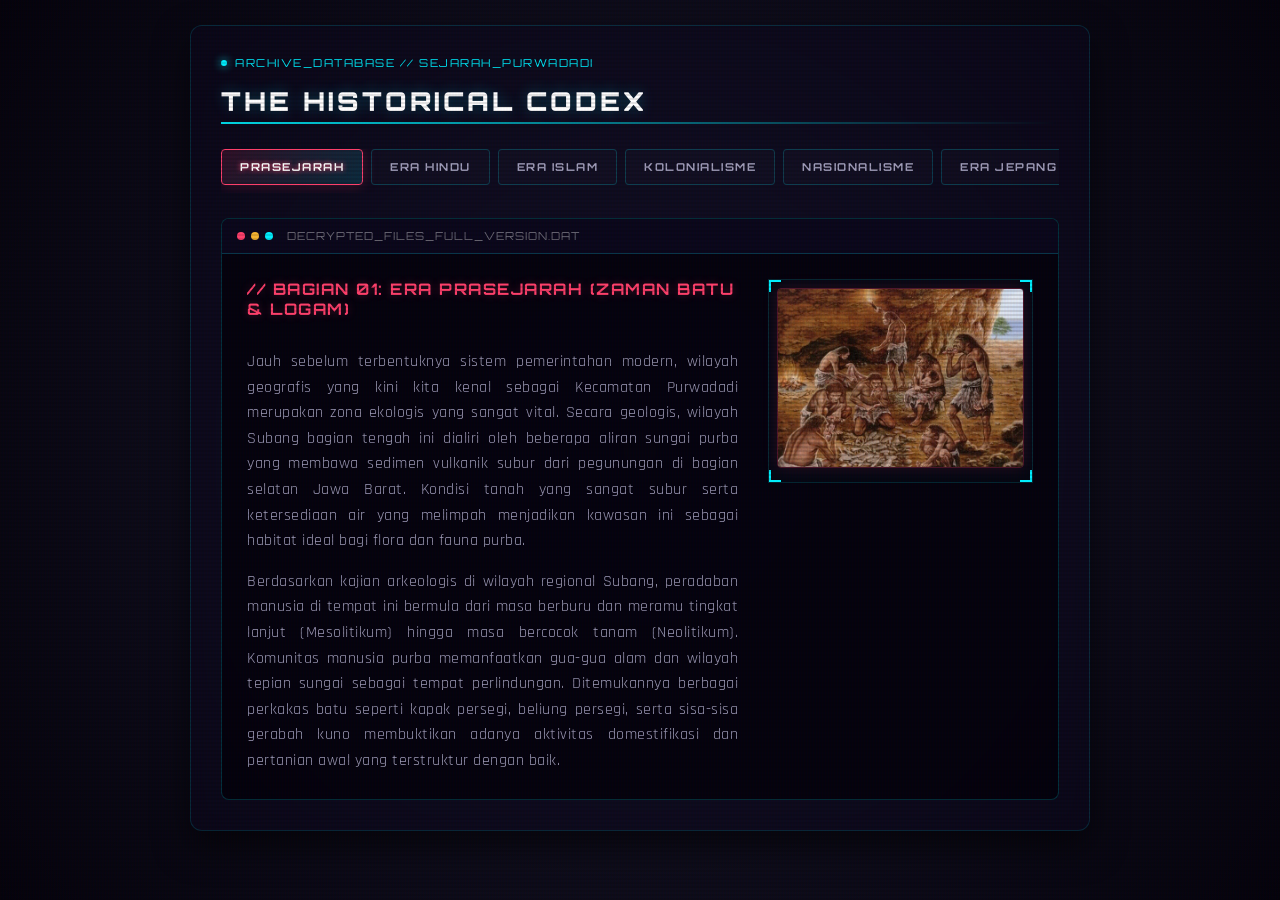
<file: sejarah.html>
<!DOCTYPE html>
<html>
<head>
    <title>Historical Codex - Purwadadi</title>
    <link rel="stylesheet" href="style.css">
</head>
<body class="content-body">

    <!-- Overlay Efek Monitor Tabung Militer -->
    <div class="crt-overlay"></div>

    <!-- Kontainer Utama Codex -->
    <div class="codex-container">
        
        <!-- Header Codex -->
        <div class="codex-header">
            <div class="sys-status">
                <span class="blink-dot"></span> ARCHIVE_DATABASE // SEJARAH_PURWADADI
            </div>
            <h1 class="codex-title">THE HISTORICAL CODEX</h1>
            <div class="radar-line"></div>
        </div>

        <!-- SUB-MENU TAB NAVIGASI -->
        <div class="tab-menu-wrapper">
            <div class="tab-menu">
                <button class="tab-btn active" onclick="gantiEra('era1')">PRASEJARAH</button>
                <button class="tab-btn" onclick="gantiEra('era2')">ERA HINDU</button>
                <button class="tab-btn" onclick="gantiEra('era3')">ERA ISLAM</button>
                <button class="tab-btn" onclick="gantiEra('era4')">KOLONIALISME</button>
                <button class="tab-btn" onclick="gantiEra('era5')">NASIONALISME</button>
                <button class="tab-btn" onclick="gantiEra('era6')">ERA JEPANG</button>
                <button class="tab-btn" onclick="gantiEra('era7')">KEMERDEKAAN</button>
            </div>
        </div>

        <!-- PANEL DISPLAY KONTEN -->
        <div class="codex-display">
            <div class="terminal-header">
                <span class="terminal-dot red"></span>
                <span class="terminal-dot yellow"></span>
                <span class="terminal-dot green"></span>
                <span class="terminal-title">DECRYPTED_FILES_FULL_VERSION.DAT</span>
            </div>
            
            <div class="codex-content">
                
                <!-- 1. PRASEJARAH -->
                <div id="era1" class="tab-content active">
                    <div class="grid-split">
                        <div class="text-side">
                            <h3 class="era-title">// BAGIAN 01: ERA PRASEJARAH (ZAMAN BATU & LOGAM)</h3>
                            <p class="era-text">
                                Jauh sebelum terbentuknya sistem pemerintahan modern, wilayah geografis yang kini kita kenal sebagai Kecamatan Purwadadi merupakan zona ekologis yang sangat vital. Secara geologis, wilayah Subang bagian tengah ini dialiri oleh beberapa aliran sungai purba yang membawa sedimen vulkanik subur dari pegunungan di bagian selatan Jawa Barat. Kondisi tanah yang sangat subur serta ketersediaan air yang melimpah menjadikan kawasan ini sebagai habitat ideal bagi flora dan fauna purba.
                            </p>
                            <p class="era-text">
                                Berdasarkan kajian arkeologis di wilayah regional Subang, peradaban manusia di tempat ini bermula dari masa berburu dan meramu tingkat lanjut (Mesolitikum) hingga masa bercocok tanam (Neolitikum). Komunitas manusia purba memanfaatkan gua-gua alam dan wilayah tepian sungai sebagai tempat perlindungan. Ditemukannya berbagai perkakas batu seperti kapak persegi, beliung persegi, serta sisa-sisa gerabah kuno membuktikan adanya aktivitas domestifikasi dan pertanian awal yang terstruktur dengan baik.
                            </p>
                        </div>
                        <div class="image-side">
                            <div class="image-frame">
                                <img src="gambar/prasejarah.png" class="era-image" onerror="this.src='https://images.unsplash.com/photo-1599733589046-9b8308b5b50d?auto=format&fit=crop&w=500&q=80'">
                                <div class="frame-corner top-left"></div>
                                <div class="frame-corner top-right"></div>
                                <div class="frame-corner bottom-left"></div>
                                <div class="frame-corner bottom-right"></div>
                            </div>
                        </div>
                    </div>
                </div>

                <!-- 2. ERA HINDU -->
                <div id="era2" class="tab-content">
                    <div class="grid-split">
                        <div class="text-side">
                            <h3 class="era-title">// BAGIAN 02: PERADABAN HINDU-BUDHA (TARUMANEGARA - PAJAJARAN)</h3>
                            <p class="era-text">
                                Fajar sejarah tertulis di Jawa Barat ditandai oleh dominasi Kerajaan Tarumanegara pada abad ke-4 hingga ke-7 Masehi. Wilayah Purwadadi, yang terletak di antara jalur strategis pedalaman Jawa Barat dan pesisir utara, berada di bawah kendali pengaruh kebudayaan ini. Sungai Cipunagara yang mengalir di wilayah sekitar menjadi urat nadi transportasi penting yang menghubungkan pelabuhan kuno pesisir dengan pusat logistik pedalaman.
                            </p>
                            <p class="era-text">
                                Setelah pudarnya pengaruh Tarumanegara, kepemimpinan wilayah beralih ke Kerajaan Sunda (Pajajaran). Pada era ini, Purwadadi berkembang sebagai wilayah agraris penyokong kebutuhan pangan kerajaan. Masyarakat lokal menerapkan sistem pertanian huma dan sawah basah tradisional yang sangat teratur. Hubungan erat dengan pusat kerajaan terjalin melalui upeti berkala berupa hasil bumi berkualitas tinggi, menunjukkan kepatuhan sekaligus kemakmuran sistem feodal Sunda kuno di kawasan ini.
                            </p>
                        </div>
                        <div class="image-side">
                            <div class="image-frame">
                                <img src="gambar/sejarah.hindu.jpg" class="era-image" onerror="this.src='https://images.unsplash.com/photo-1604999333679-b86d54738315?auto=format&fit=crop&w=500&q=80'">
                                <div class="frame-corner top-left"></div>
                                <div class="frame-corner top-right"></div>
                                <div class="frame-corner bottom-left"></div>
                                <div class="frame-corner bottom-right"></div>
                            </div>
                        </div>
                    </div>
                </div>

                <!-- 3. ERA ISLAM -->
                <div id="era3" class="tab-content">
                    <div class="grid-split">
                        <div class="text-side">
                            <h3 class="era-title">// BAGIAN 03: PENYEBARAN AGAMA & ERA ISLAM</h3>
                            <p class="era-text">
                                Runtuhnya Kerajaan Pajajaran pada abad ke-16 memicu perubahan drastis pada peta politik dan spiritual di tanah Pasundan. Kekuatan baru dari Kesultanan Cirebon dan Kesultanan Banten mulai menyebarkan pengaruh keagamaan dan kekuasaan administratifnya hingga ke pelosok Subang. Purwadadi menjadi salah satu titik persinggahan penting bagi para ulama, juru dakwah, serta prajurit Islam yang melintas dari wilayah pesisir utara menuju dataran tinggi Priangan.
                            </p>
                            <p class="era-text">
                                Proses islamisasi di Purwadadi berlangsung secara damai melalui pendekatan kultural yang memadukan tradisi lokal Sunda dengan nilai-nilai tauhid. Di masa ini, institusi tradisional seperti pesantren kuno dan langgar mulai bermunculan sebagai pusat pendidikan moral serta sosial masyarakat. Transformasi ini mengubah tatanan hukum adat setempat menjadi lebih selaras dengan syariat Islam, melahirkan masyarakat relijius yang menjunjung tinggi kebersamaan dan gotong-royong.
                            </p>
                        </div>
                        <div class="image-side">
                            <div class="image-frame">
                                <img src="gambar/sejarah.islam.jpg" class="era-image" onerror="this.src='https://images.unsplash.com/photo-1542838132-92c53300491e?auto=format&fit=crop&w=500&q=80'">
                                <div class="frame-corner top-left"></div>
                                <div class="frame-corner top-right"></div>
                                <div class="frame-corner bottom-left"></div>
                                <div class="frame-corner bottom-right"></div>
                            </div>
                        </div>
                    </div>
                </div>

                <!-- 4. KOLONIALISME -->
                <div id="era4" class="tab-content">
                    <div class="grid-split">
                        <div class="text-side">
                            <h3 class="era-title">// BAGIAN 04: ERA KOLONIALISME BARAT (P&T LANDS)</h3>
                            <p class="era-text">
                                Sejarah Purwadadi mengalami pergeseran paling radikal di bawah kolonialisme Hindia Belanda dengan berdirinya perusahaan raksasa swasta asing *Pamanoekan en Tjiasemlanden* (P&T Lands). Hak kelola swasta atas tanah-tanah luas di kawasan Subang mengubah Purwadadi menjadi salah satu pusat industri perkebunan tebu, kopi, karet, dan perkebunan padi berskala raksasa. Pemerintah kolonial membangun infrastruktur masif berupa jaringan jalan raya dan kanal irigasi untuk mengeksploitasi hasil bumi secara maksimal.
                            </p>
                            <p class="era-text">
                                Di satu sisi, pembangunan ini memperkenalkan modernisasi pertanian, teknologi penggilingan padi, serta tata ruang wilayah yang rapi. Namun di sisi lain, rakyat lokal dipaksa tunduk pada sistem kerja wajib yang eksploitatif dan pengenaan pajak tanah yang sangat memberatkan. Kontras sosial yang sangat tajam tercipta antara para administratur Eropa yang tinggal di rumah-rumah mewah bergaya kolonial, dengan para buruh tani pribumi yang hidup dalam belenggu kemiskinan dan penindasan sistem perkebunan partikelir.
                            </p>
                        </div>
                        <div class="image-side">
                            <div class="image-frame">
                                <img src="gambar/sejarah.kolonialisme.jpg" class="era-image" onerror="this.src='https://images.unsplash.com/photo-1582213782179-e0d53f98f2ca?auto=format&fit=crop&w=500&q=80'">
                                <div class="frame-corner top-left"></div>
                                <div class="frame-corner top-right"></div>
                                <div class="frame-corner bottom-left"></div>
                                <div class="frame-corner bottom-right"></div>
                            </div>
                        </div>
                    </div>
                </div>

                <!-- 5. NASIONALISME -->
                <div id="era5" class="tab-content">
                    <div class="grid-split">
                        <div class="text-side">
                            <h3 class="era-title">// BAGIAN 05: KEBANGKITAN GERAKAN NASIONALISME</h3>
                            <p class="era-text">
                                Memasuki awal abad ke-20, penderitaan yang berkepanjangan melahirkan kesadaran kolektif untuk merdeka. Di bawah hembusan angin Kebangkitan Nasional, para pemuda revolusioner dan tokoh masyarakat Purwadadi mulai mendirikan cabang-cabang organisasi pergerakan nasional seperti Sarekat Islam (SI) dan Paguyuban Pasundan. Pertemuan-pertemuan rahasia sering kali digelar di tengah perkebunan dan rumah-rumah penduduk untuk menghindari intelijen militer Belanda.
                            </p>
                            <p class="era-text">
                                Gerakan boikot pajak dan aksi mogok kerja para buruh perkebunan padi sering kali dikoordinasikan secara taktis. Purwadadi menjadi zona yang sangat rawan bagi para tuan tanah kolonial karena keberanian rakyatnya yang mulai menuntut hak kepemilikan tanah kembali. Semangat perjuangan ini terus dipupuk melalui surat kabar perjuangan yang disebarkan secara sembunyi-sembunyi, mempersiapkan mental rakyat menghadapi pergolakan politik global yang akan segera datang.
                            </p>
                        </div>
                        <div class="image-side">
                            <div class="image-frame">
                                <img src="gambar/sejarah.nasionalisme.webp" class="era-image" onerror="this.src='https://images.unsplash.com/photo-1517048676732-d65bc937f952?auto=format&fit=crop&w=500&q=80'">
                                <div class="frame-corner top-left"></div>
                                <div class="frame-corner top-right"></div>
                                <div class="frame-corner bottom-left"></div>
                                <div class="frame-corner bottom-right"></div>
                            </div>
                        </div>
                    </div>
                </div>

                <!-- 6. ERA JEPANG -->
                <div id="era6" class="tab-content">
                    <div class="grid-split">
                        <div class="text-side">
                            <h3 class="era-title">// BAGIAN 06: PENDUDUKAN MILITER DAI NIPPON</h3>
                            <p class="era-text">
                                Kejutan sejarah terjadi pada Maret 1942 ketika armada militer Kekaisaran Jepang mendarat secara masif di pangkalan udara Kalijati, Subang. Hanya dalam hitungan hari, kekuasaan kolonial Belanda runtuh total dan digantikan oleh kediktatoran militer Jepang. Wilayah Purwadadi segera berubah fungsi menjadi pemasok logistik militer utama bagi perang Asia Timur Raya. Seluruh lumbung padi diawasi ketat dan hasilnya disita untuk keperluan pangan tentara Jepang.
                            </p>
                            <p class="era-text">
                                Pada masa pendudukan Jepang, rakyat Purwadadi dipaksa menjalani kerja paksa (Romusha) untuk membangun pertahanan militer di berbagai daerah. Namun, ada dampak militerisasi positif di mana para pemuda setempat dilatih secara taktis di dalam organisasi semi-militer bentukan Jepang seperti PETA (*Pembela Tanah Air*), Seinendan, dan Keibodan. Pelatihan disiplin tempur dan taktik gerilya inilah yang nantinya menjadi modal berharga bagi para pemuda Purwadadi untuk angkat senjata merebut kemerdekaan penuh.
                            </p>
                        </div>
                        <div class="image-side">
                            <div class="image-frame">
                                <img src="gambar/sejarah.jepang.jpg" class="era-image" onerror="this.src='https://images.unsplash.com/photo-1533106497176-45ae19e68ba2?auto=format&fit=crop&w=500&q=80'">
                                <div class="frame-corner top-left"></div>
                                <div class="frame-corner top-right"></div>
                                <div class="frame-corner bottom-left"></div>
                                <div class="frame-corner bottom-right"></div>
                            </div>
                        </div>
                    </div>
                </div>

                <!-- 7. KEMERDEKAAN -->
                <div id="era7" class="tab-content">
                    <div class="grid-split">
                        <div class="text-side">
                            <h3 class="era-title">// BAGIAN 07: PROKLAMASI & ERA KEMERDEKAAN</h3>
                            <p class="era-text">
                                Pasca berkumandangnya Proklamasi Kemerdekaan 17 Agustus 1945, perjuangan belumlah usai. Pasukan Sekutu dan NICA (Belanda) mencoba merebut kembali wilayah Jawa Barat. Rakyat Purwadadi bersama barisan pejuang bersenjata terlibat dalam berbagai pertempuran sengit mempertahankan kedaulatan wilayah sepanjang Agresi Militer Belanda I dan II. Kawasan persawahan dan perkebunan karet Purwadadi menjadi medan perang gerilya yang menguras tenaga musuh.
                            </p>
                            <p class="era-text">
                                Setelah pengakuan kedaulatan penuh oleh Belanda pada tahun 1949, struktur wilayah Indonesia mulai ditata kembali secara berdaulat. Berdasarkan ketetapan administrasi daerah pasca-kemerdekaan, Purwadadi resmi disahkan sebagai unit pemerintahan Kecamatan yang mandiri di bawah naungan Kabupaten Subang. Kini, wilayah yang tangguh ini terus bertransformasi dari pusat agraris lumbung padi legendaris menjadi kawasan industri dan pemukiman modern tanpa melupakan nilai historis perjuangan para leluhurnya.
                            </p>
                        </div>
                        <div class="image-side">
                            <div class="image-frame">
                                <img src="gambar/sejarah.merdeka.webp" class="era-image" onerror="this.src='https://images.unsplash.com/photo-1540575467063-178a50c2df87?auto=format&fit=crop&w=500&q=80'">
                                <div class="frame-corner top-left"></div>
                                <div class="frame-corner top-right"></div>
                                <div class="frame-corner bottom-left"></div>
                                <div class="frame-corner bottom-right"></div>
                            </div>
                        </div>
                    </div>
                </div>

            </div>
        </div>

    </div>

    <!-- SCRIPT TRANSISI TAB SINKRONISASI GAME -->
    <script>
        function gantiEra(idEra) {
            // 1. Matikan kelas active di semua tombol tab
            document.querySelectorAll('.tab-btn').forEach(btn => {
                btn.classList.remove('active');
            });

            // 2. Sembunyikan semua konten era
            document.querySelectorAll('.tab-content').forEach(content => {
                content.classList.remove('active');
            });

            // 3. Aktifkan tombol yang sedang diklik saat ini
            if (event && event.currentTarget) {
                event.currentTarget.classList.add('active');
            }

            // 4. Munculkan konten era yang sesuai dengan ID
            const targetContent = document.getElementById(idEra);
            if (targetContent) {
                targetContent.classList.add('active');
            }
        }
    </script>
</body>
</html>
</file>
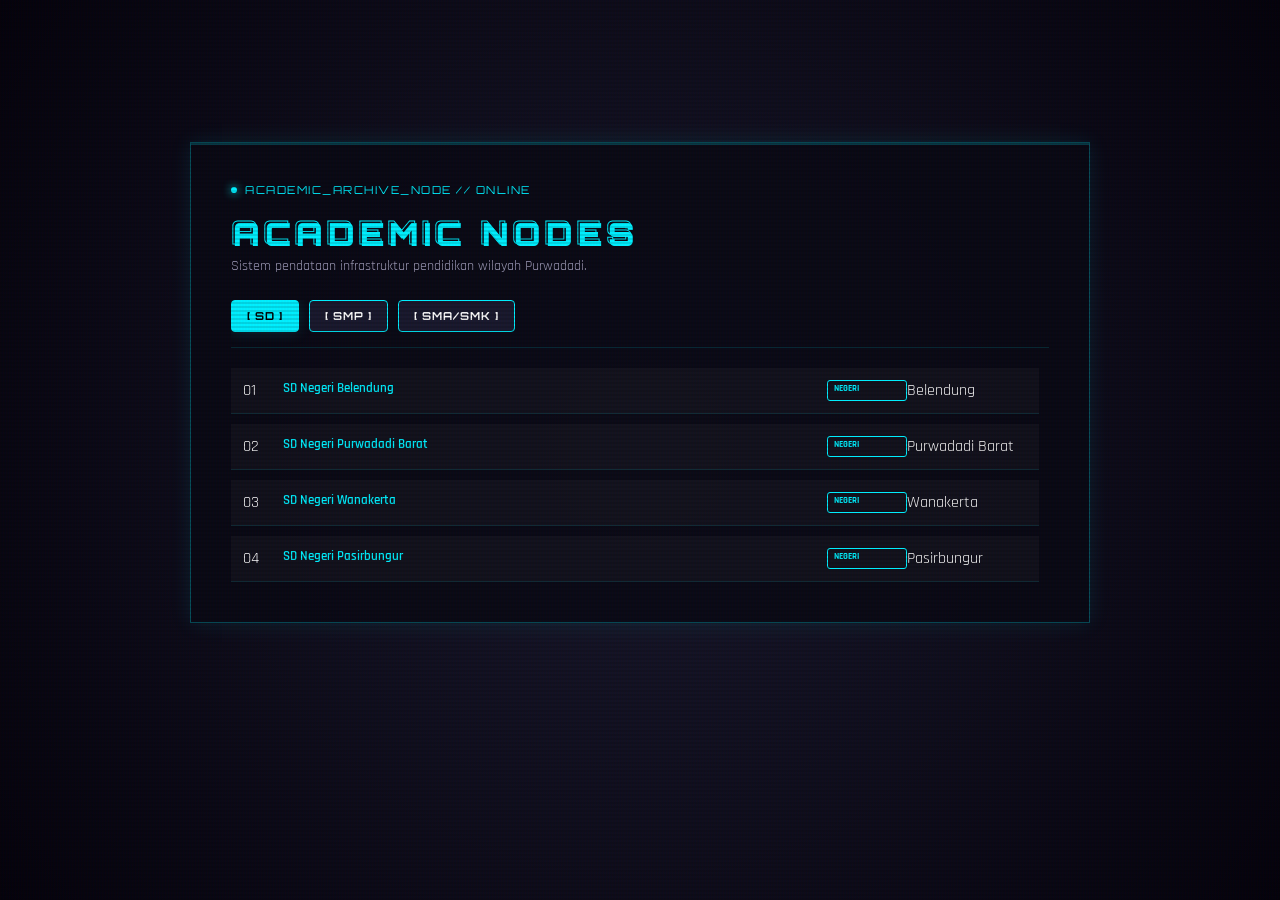
<file: sekolah.html>
<!DOCTYPE html>
<html>
<head>
    <title>Academic Archive - Purwadadi</title>
    <link rel="stylesheet" href="style.css">
</head>
<body class="content-body">
    <div class="crt-overlay"></div>

    <div class="econ-container">
        <div class="op-header">
            <div class="sys-status"><span class="blink-dot"></span> ACADEMIC_ARCHIVE_NODE // ONLINE</div>
            <h1 class="op-main-title">ACADEMIC NODES</h1>
            <p class="op-subtitle">Sistem pendataan infrastruktur pendidikan wilayah Purwadadi.</p>
        </div>

        <div class="phase-tabs-container">
            <button class="phase-tab active" onclick="switchPhase(event, 'sd-node')">[ SD ]</button>
            <button class="phase-tab" onclick="switchPhase(event, 'smp-node')">[ SMP ]</button>
            <button class="phase-tab" onclick="switchPhase(event, 'sma-node')">[ SMA/SMK ]</button>
        </div>

        <div class="phase-content-wrapper">
            <!-- Node SD -->
            <div id="sd-node" class="phase-pane active">
                <div class="node-list">
                    <div class="node-item"><span class="node-id">01</span><span class="node-name">SD Negeri Belendung</span><span class="status-badge negeri">NEGERI</span><span class="node-loc">Belendung</span></div>
                    <div class="node-item"><span class="node-id">02</span><span class="node-name">SD Negeri Purwadadi Barat</span><span class="status-badge negeri">NEGERI</span><span class="node-loc">Purwadadi Barat</span></div>
                    <div class="node-item"><span class="node-id">03</span><span class="node-name">SD Negeri Wanakerta</span><span class="status-badge negeri">NEGERI</span><span class="node-loc">Wanakerta</span></div>
                    <div class="node-item"><span class="node-id">04</span><span class="node-name">SD Negeri Pasirbungur</span><span class="status-badge negeri">NEGERI</span><span class="node-loc">Pasirbungur</span></div>
                </div>
            </div>

            <!-- Node SMP -->
            <div id="smp-node" class="phase-pane">
                <div class="node-list">
                    <div class="node-item"><span class="node-id">01</span><span class="node-name">SMP Negeri 1 Purwadadi</span><span class="status-badge negeri">NEGERI</span><span class="node-loc">Pasirbungur</span></div>
                    <div class="node-item"><span class="node-id">02</span><span class="node-name">SMP Negeri 2 Purwadadi</span><span class="status-badge negeri">NEGERI</span><span class="node-loc">Wanakerta</span></div>
                    <div class="node-item"><span class="node-id">03</span><span class="node-name">SMP Negeri 3 Purwadadi</span><span class="status-badge negeri">NEGERI</span><span class="node-loc">Parapatan</span></div>
                    <div class="node-item"><span class="node-id">04</span><span class="node-name">SMP Negeri 4 Purwadadi</span><span class="status-badge negeri">NEGERI</span><span class="node-loc">Koranji</span></div>
                    <div class="node-item"><span class="node-id">05</span><span class="node-name">SMP Islam Purwadadi</span><span class="status-badge swasta">SWASTA</span><span class="node-loc">Pasirbungur</span></div>
                    <div class="node-item"><span class="node-id">06</span><span class="node-name">SMP Plus Matlaul Huda</span><span class="status-badge swasta">SWASTA</span><span class="node-loc">Parapatan</span></div>
                    <div class="node-item"><span class="node-id">07</span><span class="node-name">SMP Baitul Quran Subang</span><span class="status-badge swasta">SWASTA</span><span class="node-loc">Rancamahi</span></div>
                </div>
            </div>

            <!-- Node SMA/SMK -->
            <div id="sma-node" class="phase-pane">
                <div class="node-list">
                    <div class="node-item"><span class="node-id">01</span><span class="node-name">SMA Negeri 1 Purwadadi</span><span class="status-badge negeri">NEGERI</span><span class="node-loc">Belendung</span></div>
                    <div class="node-item"><span class="node-id">02</span><span class="node-name">SMA Baitul Quran Subang</span><span class="status-badge swasta">SWASTA</span><span class="node-loc">Rancamahi</span></div>
                    <div class="node-item"><span class="node-id">03</span><span class="node-name">SMAS Matlaul Huda</span><span class="status-badge swasta">SWASTA</span><span class="node-loc">Parapatan</span></div>
                    <div class="node-item"><span class="node-id">04</span><span class="node-name">SMAS Sudirman</span><span class="status-badge swasta">SWASTA</span><span class="node-loc">Pasirbungur</span></div>
                    <div class="node-item"><span class="node-id">05</span><span class="node-name">SMK Al-Mufti</span><span class="status-badge swasta">SWASTA</span><span class="node-loc">Wanakerta</span></div>
                    <div class="node-item"><span class="node-id">06</span><span class="node-name">SMK Bina Industri 2</span><span class="status-badge swasta">SWASTA</span><span class="node-loc">Parapatan</span></div>
                    <div class="node-item"><span class="node-id">07</span><span class="node-name">SMKS Gema Patriot</span><span class="status-badge swasta">SWASTA</span><span class="node-loc">Purwadadi Barat</span></div>
                </div>
            </div>
        </div>
    </div>

    <script>
        function switchPhase(evt, id) {
            document.querySelectorAll('.phase-pane').forEach(p => p.classList.remove('active'));
            document.querySelectorAll('.phase-tab').forEach(t => t.classList.remove('active'));
            document.getElementById(id).classList.add('active');
            evt.currentTarget.classList.add('active');
        }
    </script>
</body>
</html>
</file>
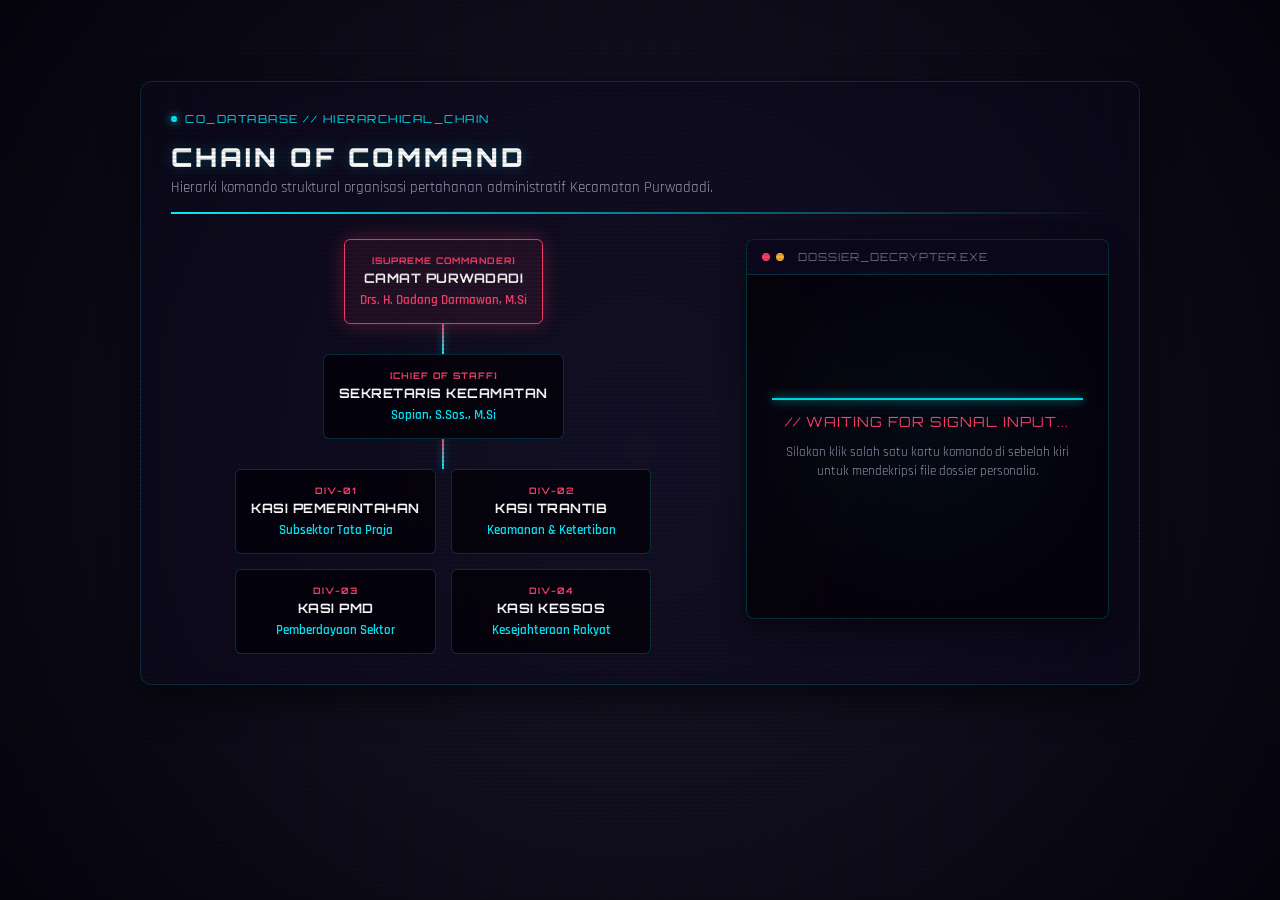
<file: struktur.html>
<!DOCTYPE html>
<html>
<head>
    <title>Chain of Command - Purwadadi</title>
    <link rel="stylesheet" href="style.css">
</head>
<body class="content-body">

    <!-- Overlay Efek Monitor Tabung Militer -->
    <div class="crt-overlay"></div>

    <div class="command-container">
        
        <!-- Header Halaman -->
        <div class="command-header">
            <div class="sys-status">
                <span class="blink-dot"></span> CO_DATABASE // HIERARCHICAL_CHAIN
            </div>
            <h1 class="command-main-title">CHAIN OF COMMAND</h1>
            <p class="command-subtitle">Hierarki komando struktural organisasi pertahanan administratif Kecamatan Purwadadi.</p>
            <div class="radar-line"></div>
        </div>

        <!-- LAYOUT UTAMA: SPLIT SCREEN (Bagan di Kiri, Detail Dokumen di Kanan) -->
        <div class="command-layout">
            
            <!-- BAGIAN KIRI: DIAGRAM POHON STRUKTUR -->
            <div class="tree-sector">
                
                <!-- LEVEL 1: CAMAT (CHIEF COMMANDER) -->
                <div class="tree-level level-1">
                    <div class="node-card chief active-node" onclick="viewDossier('camat')">
                        <div class="node-border"></div>
                        <span class="node-rank">[SUPREME COMMANDER]</span>
                        <h4 class="node-title">CAMAT PURWADADI</h4>
                        <span class="node-name">Drs. H. Dadang Darmawan, M.Si</span>
                        <div class="node-pulse"></div>
                    </div>
                </div>

                <!-- LINE KONEKTOR DOWN -->
                <div class="connector-line vertical"></div>

                <!-- LEVEL 2: SEKRETARIS (CHIEF OF STAFF) -->
                <div class="tree-level level-2">
                    <div class="node-card staff" onclick="viewDossier('sekmat')">
                        <div class="node-border"></div>
                        <span class="node-rank">[CHIEF OF STAFF]</span>
                        <h4 class="node-title">SEKRETARIS KECAMATAN</h4>
                        <span class="node-name">Sopian, S.Sos., M.Si</span>
                    </div>
                </div>

                <!-- LINE KONEKTOR DOWN -->
                <div class="connector-line vertical"></div>

                <!-- LEVEL 3: SEKSI-SEKSI (DIVISION LEADS) -->
                <div class="tree-level level-3">
                    <div class="node-grid">
                        
                        <!-- KASI PEMERINTAHAN -->
                        <div class="node-card division" onclick="viewDossier('kasi_pem')">
                            <div class="node-border"></div>
                            <span class="node-rank">DIV-01</span>
                            <h4 class="node-title">KASI PEMERINTAHAN</h4>
                            <span class="node-name">Subsektor Tata Praja</span>
                        </div>

                        <!-- KASI TRANTIB -->
                        <div class="node-card division" onclick="viewDossier('kasi_trantib')">
                            <div class="node-border"></div>
                            <span class="node-rank">DIV-02</span>
                            <h4 class="node-title">KASI TRANTIB</h4>
                            <span class="node-name">Keamanan & Ketertiban</span>
                        </div>

                        <!-- KASI PMD -->
                        <div class="node-card division" onclick="viewDossier('kasi_pmd')">
                            <div class="node-border"></div>
                            <span class="node-rank">DIV-03</span>
                            <h4 class="node-title">KASI PMD</h4>
                            <span class="node-name">Pemberdayaan Sektor</span>
                        </div>

                        <!-- KASI KESSOS -->
                        <div class="node-card division" onclick="viewDossier('kasi_kessos')">
                            <div class="node-border"></div>
                            <span class="node-rank">DIV-04</span>
                            <h4 class="node-title">KASI KESSOS</h4>
                            <span class="node-name">Kesejahteraan Rakyat</span>
                        </div>

                    </div>
                </div>

            </div>

            <!-- BAGIAN KANAN: PANEL DOSSIER HOLOGRAM (SANGAT INTERAKTIF) -->
            <div class="dossier-sector">
                <div class="dossier-card">
                    <div class="dossier-glow"></div>
                    <div class="terminal-header">
                        <span class="terminal-dot red"></span>
                        <span class="terminal-dot yellow"></span>
                        <span class="terminal-title">DOSSIER_DECRYPTER.EXE</span>
                    </div>
                    
                    <!-- Wadah Informasi yang Berganti-ganti -->
                    <div id="dossier-display" class="dossier-body">
                        <!-- Tampilan Default Sebelum Diklik -->
                        <div class="dossier-placeholder">
                            <div class="scanner-laser"></div>
                            <p class="placeholder-text">// WAITING FOR SIGNAL INPUT...</p>
                            <p class="placeholder-sub">Silakan klik salah satu kartu komando di sebelah kiri untuk mendekripsi file dossier personalia.</p>
                        </div>
                    </div>
                </div>
            </div>

        </div>

    </div>

    <!-- SCRIPT DECRYPTER DATA DOSSIER PERSONALIA -->
    <script>
        // Database Personalia Kecamatan
        const personnelData = {
            camat: {
                title: "CAMAT PURWADADI",
                rank: "SUPREME COMMANDER // PEMBINA TK. I",
                name: "Drs. H. Dadang Darmawan, M.Si",
                nip: "19680512 199003 1 005",
                status: "ACTIVE_DUTY",
                mandate: "Memimpin, mengoordinasikan, dan mengendalikan seluruh wilayah pertahanan administratif Kecamatan Purwadadi guna menyelaraskan roda pembangunan daerah."
            },
            sekmat: {
                title: "SEKRETARIS KECAMATAN",
                rank: "CHIEF OF STAFF // PENATA TK. I",
                name: "Sopian, S.Sos., M.Si",
                nip: "19741022 199803 1 002",
                status: "ACTIVE_DUTY",
                mandate: "Mengendalikan urusan staf administrasi, manajemen perencanaan keuangan, pelayanan logistik internal, serta koordinasi antar-seksi operasional."
            },
            kasi_pem: {
                title: "KASI PEMERINTAHAN",
                rank: "DIVISION LEAD-01 // PENATA",
                name: "Hj. Nina Herlina, S.IP",
                nip: "19720815 199303 2 003",
                status: "OPERATIONAL",
                mandate: "Mengelola urusan administrasi pertanahan, kependudukan sektor, koordinasi batas wilayah komando, dan pembinaan pemerintahan desa."
            },
            kasi_trantib: {
                title: "KASI TRANTIB",
                rank: "DIVISION LEAD-02 // PENATA",
                name: "Ahmad Jaelani, S.Sos",
                nip: "19780402 200501 1 008",
                status: "TACTICAL_READY",
                mandate: "Menyelenggarakan ketenteraman publik, penegakan peraturan daerah, pengawasan wilayah rawan konflik, serta penanggulangan keadaan darurat."
            },
            kasi_pmd: {
                title: "KASI PMD",
                rank: "DIVISION LEAD-03 // PENATA",
                name: "Dede Suhendar, SE",
                nip: "19800911 200902 1 003",
                status: "OPERATIONAL",
                mandate: "Mengoordinasikan pemberdayaan masyarakat, pembinaan badan usaha milik desa, serta pengawasan dana pembangunan sektor pedesaan."
            },
            kasi_kessos: {
                title: "KASI KESEJAHTERAAN SOSIAL",
                rank: "DIVISION LEAD-04 // PENATA",
                name: "Iis Ismawati, S.Ag",
                nip: "19751105 200701 2 004",
                status: "OPERATIONAL",
                mandate: "Mengelola bantuan sosial kemasyarakatan, penanganan kemiskinan ekstrim, pelayanan kesehatan wilayah, serta urusan keagamaan sektor."
            }
        };

        function viewDossier(personKey) {
            // 1. Berikan efek highlight active pada kartu yang diklik
            document.querySelectorAll('.node-card').forEach(card => {
                card.classList.remove('active-node');
            });
            event.currentTarget.classList.add('active-node');

            // 2. Ambil data person
            const data = personnelData[personKey];
            const display = document.getElementById('dossier-display');

            // 3. Render HTML Dossier baru dengan animasi kedip pemindaian fiktif
            display.innerHTML = `
                <div class="dossier-active">
                    <div class="dossier-header-panel">
                        <span class="dossier-badge">${data.status}</span>
                        <h3 class="dossier-title">// ${data.title}</h3>
                        <span class="dossier-rank-txt">${data.rank}</span>
                    </div>
                    
                    <div class="dossier-grid-info">
                        <div class="dossier-row">
                            <span class="lbl">NAME:</span>
                            <span class="val highlight">${data.name}</span>
                        </div>
                        <div class="dossier-row">
                            <span class="lbl">SERVICE_ID (NIP):</span>
                            <span class="val">${data.nip}</span>
                        </div>
                    </div>

                    <div class="dossier-mandate-box">
                        <h5 class="mandate-title">[OPERATIONAL MANDATE]</h5>
                        <p class="mandate-text">${data.mandate}</p>
                    </div>
                    
                    <div class="dossier-footer">
                        <span class="decrypted-tag">SYSTEM_DECRYPTED_OK // CO_LEVEL_SECURED</span>
                    </div>
                </div>
            `;
        }
    </script>
</body>
</html>
</file>
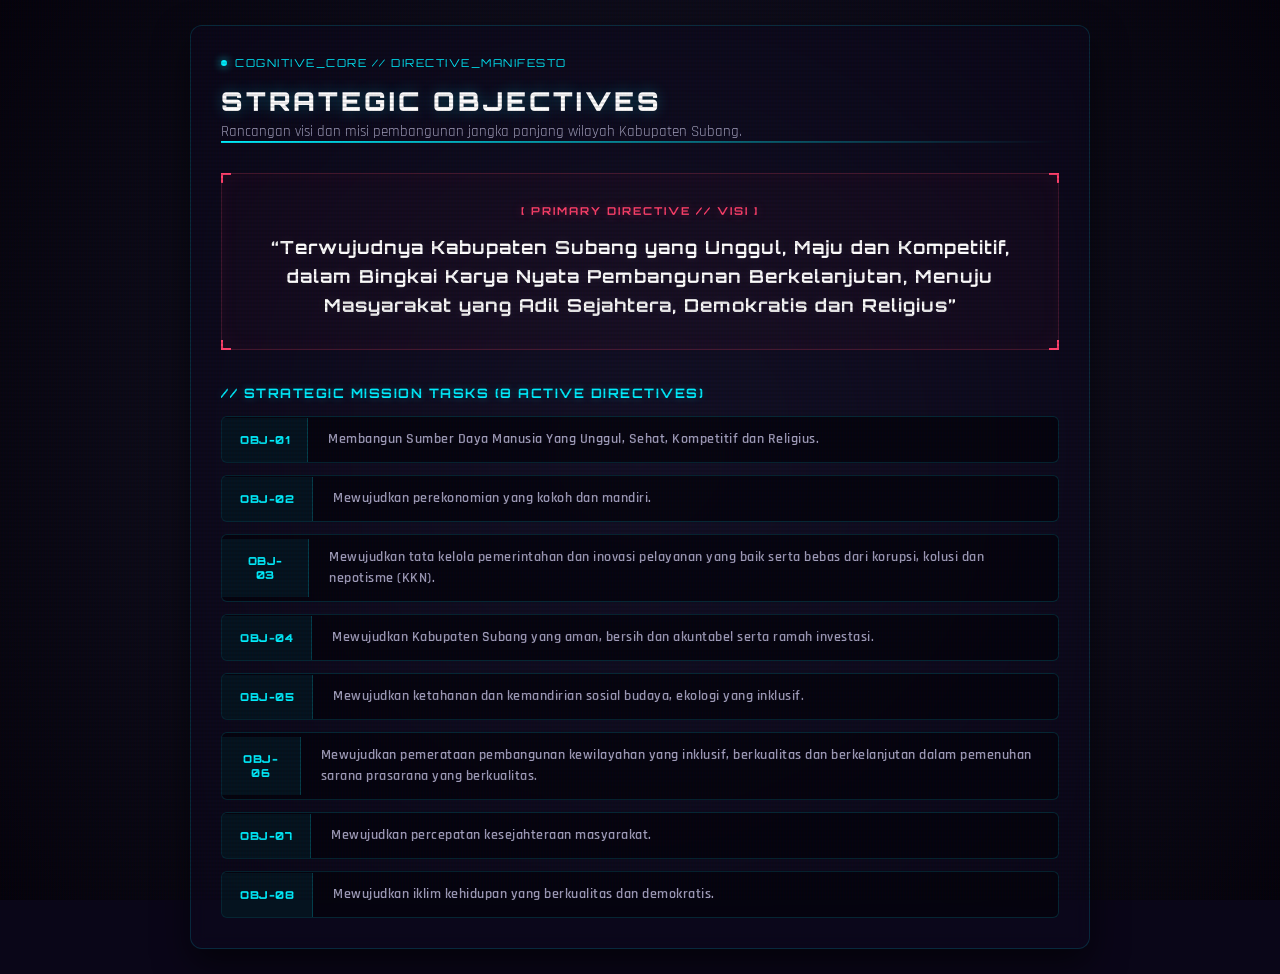
<file: visi.html>
<!DOCTYPE html>
<html>
<head>
    <title>Strategic Objectives - Purwadadi</title>
    <link rel="stylesheet" href="style.css">
</head>
<body class="content-body">

    <div class="crt-overlay"></div>

    <div class="manifesto-container">
        
        <div class="manifesto-header">
            <div class="sys-status">
                <span class="blink-dot"></span> COGNITIVE_CORE // DIRECTIVE_MANIFESTO
            </div>
            <h1 class="manifesto-main-title">STRATEGIC OBJECTIVES</h1>
            <p class="manifesto-subtitle">Rancangan visi dan misi pembangunan jangka panjang wilayah Kabupaten Subang.</p>
            <div class="radar-line"></div>
        </div>

        <div class="vision-core-box">
            <div class="vision-corner vt-left"></div>
            <div class="vision-corner vt-right"></div>
            <div class="vision-corner vb-left"></div>
            <div class="vision-corner vb-right"></div>
            
            <span class="vision-tag">[ PRIMARY DIRECTIVE // VISI ]</span>
            <h2 class="vision-text">
                “Terwujudnya Kabupaten Subang yang Unggul, Maju dan Kompetitif, 
                dalam Bingkai Karya Nyata Pembangunan Berkelanjutan, 
                Menuju Masyarakat yang Adil Sejahtera, Demokratis dan Religius”
            </h2>
        </div>

        <div class="mission-section">
            <h3 class="mission-section-title">// STRATEGIC MISSION TASKS (8 ACTIVE DIRECTIVES)</h3>
            
            <div class="mission-list">
                
                <div class="mission-item" style="animation-delay: 0.1s;">
                    <div class="mission-id">OBJ-01</div>
                    <div class="mission-body-text">
                        Membangun Sumber Daya Manusia Yang Unggul, Sehat, Kompetitif dan Religius.
                    </div>
                </div>

                <div class="mission-item" style="animation-delay: 0.15s;">
                    <div class="mission-id">OBJ-02</div>
                    <div class="mission-body-text">
                        Mewujudkan perekonomian yang kokoh dan mandiri.
                    </div>
                </div>

                <div class="mission-item" style="animation-delay: 0.2s;">
                    <div class="mission-id">OBJ-03</div>
                    <div class="mission-body-text">
                        Mewujudkan tata kelola pemerintahan dan inovasi pelayanan yang baik serta bebas dari korupsi, kolusi dan nepotisme (KKN).
                    </div>
                </div>

                <div class="mission-item" style="animation-delay: 0.25s;">
                    <div class="mission-id">OBJ-04</div>
                    <div class="mission-body-text">
                        Mewujudkan Kabupaten Subang yang aman, bersih dan akuntabel serta ramah investasi.
                    </div>
                </div>

                <div class="mission-item" style="animation-delay: 0.3s;">
                    <div class="mission-id">OBJ-05</div>
                    <div class="mission-body-text">
                        Mewujudkan ketahanan dan kemandirian sosial budaya, ekologi yang inklusif.
                    </div>
                </div>

                <div class="mission-item" style="animation-delay: 0.35s;">
                    <div class="mission-id">OBJ-06</div>
                    <div class="mission-body-text">
                        Mewujudkan pemerataan pembangunan kewilayahan yang inklusif, berkualitas dan berkelanjutan dalam pemenuhan sarana prasarana yang berkualitas.
                    </div>
                </div>

                <div class="mission-item" style="animation-delay: 0.4s;">
                    <div class="mission-id">OBJ-07</div>
                    <div class="mission-body-text">
                        Mewujudkan percepatan kesejahteraan masyarakat.
                    </div>
                </div>

                <div class="mission-item" style="animation-delay: 0.45s;">
                    <div class="mission-id">OBJ-08</div>
                    <div class="mission-body-text">
                        Mewujudkan iklim kehidupan yang berkualitas dan demokratis.
                    </div>
                </div>

            </div>
        </div>

    </div>

</body>
</html>
</file>
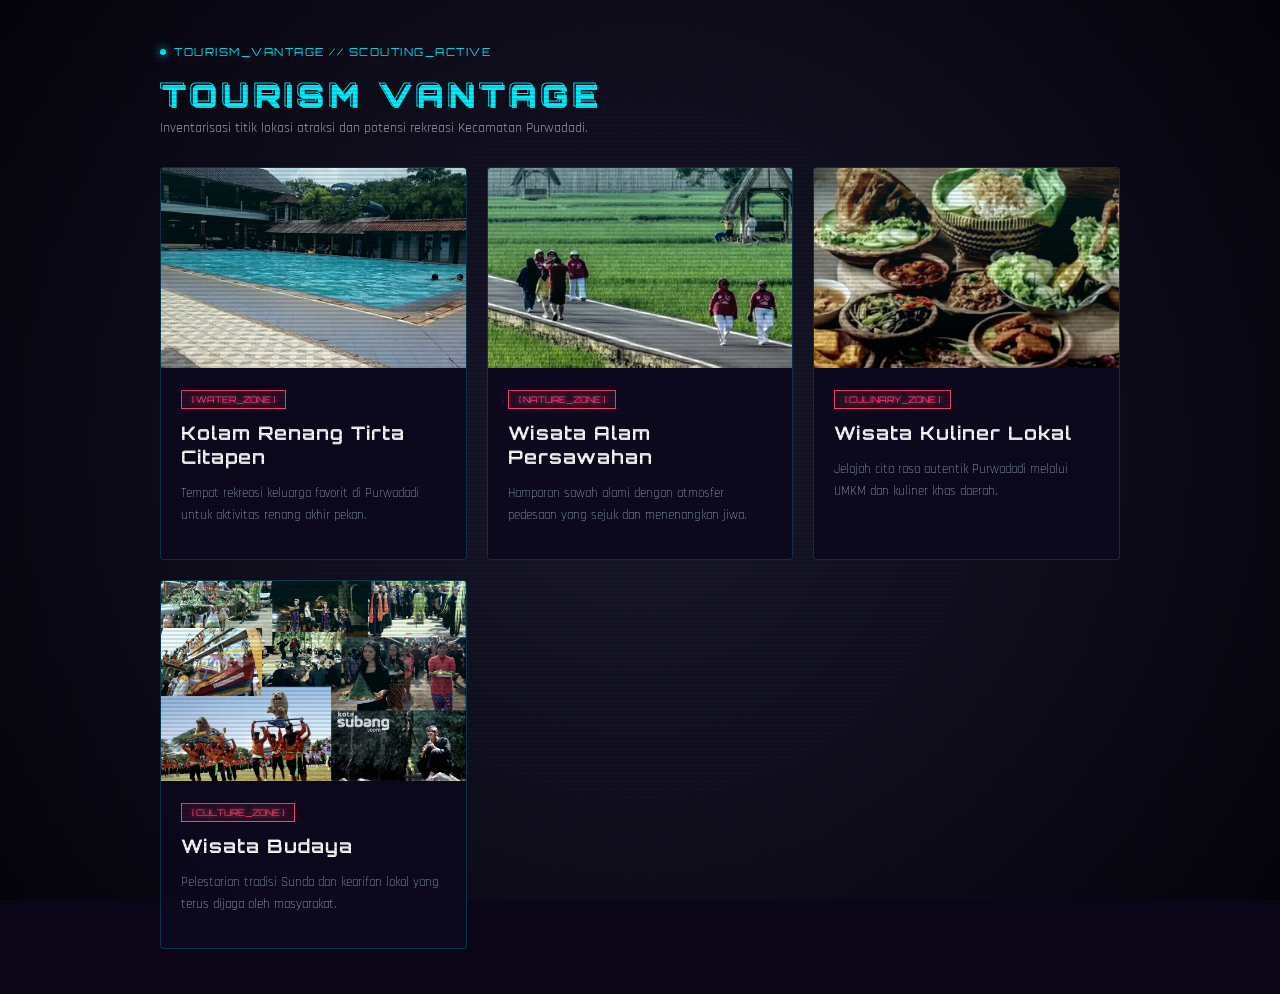
<file: wisata.html>
<!DOCTYPE html>
<html>
<head>
    <title>Tourism Vantage Points - Purwadadi</title>
    <link rel="stylesheet" href="style.css">
</head>
<body class="content-body">

    <div class="crt-overlay"></div>

    <div class="tourism-container">
        <div class="op-header">
            <div class="sys-status"><span class="blink-dot"></span> TOURISM_VANTAGE // SCOUTING_ACTIVE</div>
            <h1 class="op-main-title">TOURISM VANTAGE</h1>
            <p class="op-subtitle">Inventarisasi titik lokasi atraksi dan potensi rekreasi Kecamatan Purwadadi.</p>
        </div>

        <div class="tourism-grid">
            <!-- Wisata 1 -->
            <div class="tour-card">
                <div class="img-wrapper"><img src="gambar/tirtacitapen.webp" onerror="this.src='https://placehold.co/600x400/1a1a2e/00f0ff?text=Tirta+Citapen'"></div>
                <div class="tour-content">
                    <span class="badge">[ WATER_ZONE ]</span>
                    <h3>Kolam Renang Tirta Citapen</h3>
                    <p>Tempat rekreasi keluarga favorit di Purwadadi untuk aktivitas renang akhir pekan.</p>
                </div>
            </div>

            <!-- Wisata 2 -->
            <div class="tour-card">
                <div class="img-wrapper"><img src="gambar/pesawahan.webp" onerror="this.src='https://placehold.co/600x400/1a1a2e/00f0ff?text=Pesawahan'"></div>
                <div class="tour-content">
                    <span class="badge">[ NATURE_ZONE ]</span>
                    <h3>Wisata Alam Persawahan</h3>
                    <p>Hamparan sawah alami dengan atmosfer pedesaan yang sejuk dan menenangkan jiwa.</p>
                </div>
            </div>

            <!-- Wisata 3 -->
            <div class="tour-card">
                <div class="img-wrapper"><img src="gambar/kuliner.webp" onerror="this.src='https://placehold.co/600x400/1a1a2e/00f0ff?text=Kuliner'"></div>
                <div class="tour-content">
                    <span class="badge">[ CULINARY_ZONE ]</span>
                    <h3>Wisata Kuliner Lokal</h3>
                    <p>Jelajah cita rasa autentik Purwadadi melalui UMKM dan kuliner khas daerah.</p>
                </div>
            </div>

            <!-- Wisata 4 -->
            <div class="tour-card">
                <div class="img-wrapper"><img src="gambar/budaya.webp" onerror="this.src='https://placehold.co/600x400/1a1a2e/00f0ff?text=Budaya'"></div>
                <div class="tour-content">
                    <span class="badge">[ CULTURE_ZONE ]</span>
                    <h3>Wisata Budaya</h3>
                    <p>Pelestarian tradisi Sunda dan kearifan lokal yang terus dijaga oleh masyarakat.</p>
                </div>
            </div>
        </div>
    </div>
</body>
</html>
</file>
<file: style.css>
/* ==========================================================================
   MASTER FONTS & CORE HUD (Ambil Font Game RPG & Cyberpunk)
   ========================================================================== */
@import url('https://fonts.googleapis.com/css2?family=Orbitron:wght@500;700;900&family=Rajdhani:wght@500;600;700&display=swap');

/* ==========================================================================
   DAFTAR ANIMASI TAKTIS (BEBAS ERROR 100%)
   ========================================================================== */
@keyframes tacticalFadeIn {
    from {
        opacity: 0;
        transform: translateY(12px);
    }
    to {
        opacity: 1;
        transform: translateY(0);
    }
}

@keyframes terminalBlink {
    from { opacity: 0.3; }
    to { opacity: 1; }
}

@keyframes neonBreathing {
    0%, 100% { border-color: rgba(0, 240, 255, 0.2); box-shadow: 0 0 15px rgba(0, 240, 255, 0.05); }
    50% { border-color: rgba(0, 240, 255, 0.5); box-shadow: 0 0 25px rgba(0, 240, 255, 0.25); }
}

/* Animasi Radar Scanline Naik Turun */
@keyframes radarScanning {
    0% {
        top: 0%;
        opacity: 0;
    }
    10% {
        opacity: 1;
    }
    90% {
        opacity: 1;
    }
    100% {
        top: calc(100% - 15px);
        opacity: 0;
    }
}

/* Reset Dasar & Tema Gelap Global */
.header-body {
    margin: 0;
    padding: 0;
    overflow: hidden;
    background-color: #0a0618;
    font-family: 'Rajdhani', sans-serif;
}

/* Efek Monitor Garis CRT (Scanlines) */
.crt-overlay {
    position: fixed;
    top: 0;
    left: 0;
    width: 100%;
    height: 100%;
    background: linear-gradient(rgba(18, 16, 16, 0) 50%, rgba(0, 0, 0, 0.25) 50%), linear-gradient(90deg, rgba(255, 0, 0, 0.06), rgba(0, 255, 0, 0.02), rgba(0, 0, 255, 0.06));
    background-size: 100% 4px, 6px 100%;
    z-index: 9999;
    pointer-events: none;
    opacity: 0.45;
}

/* ==========================================================================
   TACTICAL HEADER SECTION (BAGIAN ATAS)
   ========================================================================== */
.header-container {
    height: 200px;
    background-size: cover;
    background-position: center;
    border-bottom: 3px solid #ff416c;
    box-shadow: 0 0 20px rgba(255, 65, 108, 0.4);
    position: relative;
    animation: tacticalFadeIn 0.6s cubic-bezier(0.16, 1, 0.3, 1) both;
}

.hud-title {
    font-family: 'Orbitron', sans-serif;
    color: #ff416c;
    font-size: 28px;
    font-weight: 900;
    letter-spacing: 3px;
    margin: 0 0 5px 0;
    text-shadow: 0 0 10px rgba(255, 65, 108, 0.6), 0 0 20px rgba(255, 65, 108, 0.3);
}

.hud-subtitle {
    font-family: 'Rajdhani', sans-serif;
    color: #00f0ff;
    font-size: 18px;
    font-weight: 600;
    letter-spacing: 2px;
    margin: 0;
    text-transform: uppercase;
    text-shadow: 0 0 8px rgba(0, 240, 255, 0.5);
}

.logo {
    height: 110px;
    filter: drop-shadow(0 0 12px rgba(0, 240, 255, 0.6));
    transition: transform 0.3s cubic-bezier(0.175, 0.885, 0.32, 1.275);
}
.logo:hover {
    transform: scale(1.08) rotate(3deg);
}

.camat-hud {
    display: inline-block;
    text-align: center;
    background: rgba(255, 255, 255, 0.03);
    padding: 10px 15px;
    border: 1px solid rgba(0, 240, 255, 0.2);
    border-radius: 8px;
    animation: neonBreathing 4s infinite ease-in-out;
}

.camat-photo {
    width: 85px;
    height: 85px;
    border-radius: 50%;
    border: 2px solid #00f0ff;
    object-fit: cover;
    box-shadow: 0 0 15px rgba(0, 240, 255, 0.4);
    margin-bottom: 8px;
}

.camat-rank {
    display: block;
    font-family: 'Orbitron', sans-serif;
    font-size: 11px;
    color: #00f0ff;
    letter-spacing: 1px;
    margin-bottom: 4px;
}

.hp-bar {
    width: 90px;
    height: 6px;
    background: rgba(255, 255, 255, 0.1);
    border-radius: 3px;
    overflow: hidden;
    border: 1px solid rgba(0, 240, 255, 0.3);
}

.hp-bar-fill {
    width: 100%;
    height: 100%;
    background: linear-gradient(90deg, #00f0ff, #ff416c);
    box-shadow: 0 0 8px #00f0ff;
}

/* ==========================================================================
   TACTICAL MENU SECTION (QUEST LOG / NAVIGASI KIRI)
   ========================================================================== */
.menu-body {
    background-color: #0d091f;
    margin: 0;
    padding: 15px;
    font-family: 'Rajdhani', sans-serif;
    border-right: 2px solid rgba(0, 240, 255, 0.15);
    height: 100vh;
}

.menu-header {
    margin-bottom: 20px;
    position: relative;
}

.menu-title {
    font-family: 'Orbitron', sans-serif;
    color: #00f0ff;
    font-size: 18px;
    font-weight: 700;
    letter-spacing: 2px;
    margin: 0 0 5px 0;
    text-shadow: 0 0 8px rgba(0, 240, 255, 0.4);
}

.radar-line {
    height: 2px;
    background: linear-gradient(90deg, #00f0ff, transparent);
    width: 100%;
}

.menu-container {
    display: flex;
    flex-direction: column;
    gap: 8px;
}

.menu-link {
    display: block;
    text-decoration: none;
    font-family: 'Rajdhani', sans-serif;
    font-size: 14px;
    font-weight: 700;
    color: #ffffff;
    background: rgba(255, 255, 255, 0.02);
    padding: 10px 12px;
    border-left: 4px solid #ff416c;
    border-top: 1px solid rgba(255, 255, 255, 0.02);
    border-bottom: 1px solid rgba(0, 0, 0, 0.5);
    border-radius: 0 6px 6px 0;
    letter-spacing: 1px;
    text-transform: uppercase;
    transition: all 0.2s cubic-bezier(0.175, 0.885, 0.32, 1.25);
}

.menu-num {
    color: #ff416c;
    font-family: 'Orbitron', sans-serif;
    margin-right: 5px;
    font-size: 12px;
}

.menu-link:hover {
    color: #00f0ff;
    background: rgba(0, 240, 255, 0.08);
    border-left: 4px solid #00f0ff;
    padding-left: 20px;
    box-shadow: 0 0 12px rgba(0, 240, 255, 0.15);
    text-shadow: 0 0 5px rgba(0, 240, 255, 0.4);
}

.menu-link:hover .menu-num {
    color: #00f0ff;
}

.menu-link.active {
    background: rgba(255, 65, 108, 0.1);
    border-left: 4px solid #ff416c;
    box-shadow: inset 0 0 10px rgba(255, 65, 108, 0.15);
}

/* ==========================================================================
   TACTICAL CONTENT SECTION (HOME / HALAMAN BERANDA UTAMA)
   ========================================================================== */
.content-body {
    background-color: #0a0618;
    margin: 0;
    padding: 25px;
    font-family: 'Rajdhani', sans-serif;
    color: #ffffff;
    display: flex;
    justify-content: center;
    align-items: center;
    min-height: 85vh;
}

.welcome-box {
    background: rgba(13, 9, 31, 0.6);
    border: 1px solid rgba(255, 65, 108, 0.2);
    border-radius: 12px;
    padding: 35px;
    max-width: 750px;
    text-align: center;
    box-shadow: 0 10px 30px rgba(0, 0, 0, 0.5);
    position: relative;
    backdrop-filter: blur(5px);
    animation: tacticalFadeIn 0.6s cubic-bezier(0.16, 1, 0.3, 1) both;
}

.sys-status {
    font-family: 'Orbitron', sans-serif;
    font-size: 11px;
    color: #00f0ff;
    letter-spacing: 1.5px;
    display: flex;
    align-items: center;
    gap: 8px;
    margin-bottom: 15px;
}

.blink-dot {
    width: 6px;
    height: 6px;
    background-color: #00f0ff;
    border-radius: 50%;
    box-shadow: 0 0 8px #00f0ff;
    animation: terminalBlink 1s infinite alternate;
}

.welcome-title {
    font-family: 'Orbitron', sans-serif;
    font-size: 36px;
    font-weight: 900;
    color: #ffffff;
    letter-spacing: 4px;
    margin: 0 0 5px 0;
    text-shadow: 0 0 15px rgba(255, 255, 255, 0.25);
}

.welcome-subtitle {
    font-size: 18px;
    font-weight: 600;
    color: #ff416c;
    letter-spacing: 2px;
    margin-bottom: 25px;
    text-transform: uppercase;
}

.welcome-subtitle span {
    color: #00f0ff;
}

.image-frame {
    display: inline-block;
    position: relative;
    padding: 8px;
    background: rgba(0, 240, 255, 0.02);
    border: 1px solid rgba(0, 240, 255, 0.15);
    margin-bottom: 25px;
}

.home-image {
    max-width: 100%;
    height: 240px;
    object-fit: cover;
    border-radius: 4px;
    border: 1px solid rgba(0, 240, 255, 0.3);
    box-shadow: 0 0 20px rgba(0, 240, 255, 0.15);
}

.frame-corner {
    position: absolute;
    width: 12px;
    height: 12px;
    border: 2px solid #00f0ff;
}
.top-left { top: 0; left: 0; border-right: none; border-bottom: none; }
.top-right { top: 0; right: 0; border-left: none; border-bottom: none; }
.bottom-left { bottom: 0; left: 0; border-right: none; border-top: none; }
.bottom-right { bottom: 0; right: 0; border-left: none; border-top: none; }

.home-text, .era-text {
    font-size: 16px;
    line-height: 1.6;
    color: #a3a0bd;
    letter-spacing: 0.5px;
}

/* ==========================================================================
   THE HISTORICAL CODEX (HALAMAN SEJARAH INTERAKTIF)
   ========================================================================== */
.codex-container {
    width: 100%;
    max-width: 900px;
    background: rgba(13, 9, 31, 0.5);
    border: 1px solid rgba(0, 240, 255, 0.15);
    border-radius: 12px;
    padding: 30px;
    box-shadow: 0 15px 35px rgba(0, 0, 0, 0.6);
    position: relative;
    backdrop-filter: blur(8px);
    animation: tacticalFadeIn 0.6s cubic-bezier(0.16, 1, 0.3, 1) both;
}

.codex-header {
    margin-bottom: 25px;
}

.codex-title {
    font-family: 'Orbitron', sans-serif;
    color: #ffffff;
    font-size: 26px;
    font-weight: 900;
    letter-spacing: 3px;
    margin: 5px 0;
    text-shadow: 0 0 15px rgba(0, 240, 255, 0.3);
}

.tab-menu-wrapper {
    overflow-x: auto;
    padding-bottom: 8px;
    margin-bottom: 25px;
}

.tab-menu {
    display: flex;
    gap: 8px;
    min-width: max-content;
}

.tab-btn {
    background: rgba(255, 255, 255, 0.02);
    border: 1px solid rgba(0, 240, 255, 0.2);
    color: #a3a0bd;
    padding: 10px 18px;
    font-family: 'Orbitron', sans-serif;
    font-size: 11px;
    font-weight: 700;
    letter-spacing: 1.5px;
    border-radius: 4px;
    cursor: pointer;
    transition: all 0.2s cubic-bezier(0.16, 1, 0.3, 1);
}

.tab-btn:hover {
    background: rgba(0, 240, 255, 0.08);
    border-color: #00f0ff;
    color: #00f0ff;
    box-shadow: 0 0 10px rgba(0, 240, 255, 0.15);
}

.tab-btn.active {
    background: linear-gradient(135deg, rgba(255, 61, 108, 0.15), rgba(0, 240, 255, 0.15));
    border-color: #ff416c;
    color: #ffffff;
    box-shadow: 0 0 15px rgba(255, 65, 108, 0.25);
    text-shadow: 0 0 5px #ff416c;
}

.codex-display {
    border: 1px solid rgba(0, 240, 255, 0.2);
    border-radius: 8px;
    background: rgba(5, 3, 12, 0.85);
    overflow: hidden;
}

.terminal-header {
    background: rgba(13, 9, 31, 0.9);
    padding: 10px 15px;
    border-bottom: 1px solid rgba(0, 240, 255, 0.2);
    display: flex;
    align-items: center;
    gap: 6px;
}

.terminal-dot {
    width: 8px;
    height: 8px;
    border-radius: 50%;
}
.terminal-dot.red { background-color: #ff416c; }
.terminal-dot.yellow { background-color: #f7b731; }
.terminal-dot.green { background-color: #00f0ff; }

.terminal-title {
    font-family: 'Orbitron', sans-serif;
    font-size: 11px;
    color: rgba(255, 255, 255, 0.4);
    margin-left: 8px;
    letter-spacing: 1px;
}

.codex-content {
    padding: 25px;
    min-height: 220px;
}

.tab-content {
    display: none;
}

.tab-content.active {
    display: block;
    animation: tacticalFadeIn 0.4s cubic-bezier(0.16, 1, 0.3, 1) both;
}

.era-title {
    font-family: 'Orbitron', sans-serif;
    color: #ff416c;
    font-size: 16px;
    margin-top: 0;
    margin-bottom: 15px;
    letter-spacing: 1.5px;
    text-shadow: 0 0 8px rgba(255, 65, 108, 0.3);
}

.era-text {
    margin: 0;
    text-align: justify;
}

/* ==========================================================================
   TACTICAL GRID SYSTEM FOR HISTORY SPLIT
   ========================================================================== */
.grid-split {
    display: grid;
    grid-template-columns: 1.3fr 0.7fr;
    gap: 30px;
    align-items: start;
}

@media (max-width: 768px) {
    .grid-split {
        grid-template-columns: 1fr;
        gap: 20px;
    }
}

.text-side {
    display: flex;
    flex-direction: column;
    gap: 15px;
}

.image-side {
    text-align: center;
    display: flex;
    flex-direction: column;
    align-items: center;
    gap: 10px;
}

.era-image {
    width: 100%;
    max-width: 280px;
    height: 180px;
    object-fit: cover;
    border-radius: 4px;
    border: 1px solid rgba(255, 65, 108, 0.3);
    box-shadow: 0 0 15px rgba(255, 65, 108, 0.15);
    transition: all 0.3s ease;
}

.era-image:hover {
    transform: scale(1.03);
    border-color: #00f0ff;
    box-shadow: 0 0 20px rgba(0, 240, 255, 0.3);
}

.image-caption {
    font-family: 'Orbitron', sans-serif;
    font-size: 11px;
    color: #00f0ff;
    letter-spacing: 1px;
    text-shadow: 0 0 8px rgba(0, 240, 255, 0.4);
    text-transform: uppercase;
}

/* ==========================================================================
   THE RADAR SECTOR PAGE (HALAMAN PETA RADAR)
   ========================================================================== */
.peta-radar-container {
    width: 100%;
    max-width: 900px;
    background: rgba(13, 9, 31, 0.5);
    border: 1px solid rgba(0, 240, 255, 0.15);
    border-radius: 12px;
    padding: 30px;
    box-shadow: 0 15px 35px rgba(0, 0, 0, 0.6);
    position: relative;
    backdrop-filter: blur(8px);
    animation: tacticalFadeIn 0.6s cubic-bezier(0.16, 1, 0.3, 1) both;
}

.radar-header {
    margin-bottom: 25px;
}

.radar-title {
    font-family: 'Orbitron', sans-serif;
    color: #ffffff;
    font-size: 26px;
    font-weight: 900;
    letter-spacing: 3px;
    margin: 5px 0;
    text-shadow: 0 0 15px rgba(0, 240, 255, 0.3);
}

.radar-map-wrapper {
    display: grid;
    grid-template-columns: 280px 1fr;
    gap: 25px;
    align-items: center;
}

@media (max-width: 900px) {
    .radar-map-wrapper {
        grid-template-columns: 1fr;
    }
}

.radar-data-panel {
    background: rgba(5, 3, 12, 0.85);
    border: 1px solid rgba(0, 240, 255, 0.15);
    border-radius: 8px;
    padding: 20px;
    display: flex;
    flex-direction: column;
    gap: 12px;
}

.data-block {
    border-bottom: 1px solid rgba(0, 240, 255, 0.1);
    padding-bottom: 8px;
}

.data-label {
    font-family: 'Orbitron', sans-serif;
    font-size: 11px;
    color: #ff416c;
    letter-spacing: 1px;
    text-transform: uppercase;
}

.data-value {
    font-family: 'Rajdhani', sans-serif;
    font-size: 15px;
    font-weight: 700;
    color: #00f0ff;
    margin-left: 5px;
}

.data-block-large {
    background: rgba(255, 255, 255, 0.02);
    padding: 10px;
    border-radius: 4px;
}

.data-description {
    font-size: 13px;
    line-height: 1.5;
    color: #a3a0bd;
}

.radar-display {
    text-align: center;
}

/* Bingkai Pembatas Peta Agar Ukuran Terkontrol */
.peta-image-frame {
    display: block;
    position: relative;
    padding: 8px;
    background: rgba(0, 240, 255, 0.02);
    border: 1px solid rgba(0, 240, 255, 0.15);
    max-width: 100%;
    box-sizing: border-box;
    overflow: hidden; /* Penting agar scanline tidak meluber keluar bingkai */
}

.radar-image {
    width: 100%;
    max-height: 400px;
    object-fit: contain;
    display: block;
    border: 1px solid rgba(0, 240, 255, 0.3);
    border-radius: 4px;
    box-shadow: 0 0 20px rgba(0, 240, 255, 0.15);
    transition: all 0.3s ease;
}

/* Garis Pemindai Radar (Scanline) */
.radar-scanline {
    position: absolute;
    left: 8px;
    right: 8px;
    height: 4px;
    background: linear-gradient(180deg, transparent, #00f0ff, transparent);
    box-shadow: 0 0 15px #00f0ff, 0 0 5px #00f0ff;
    animation: radarScanning 4s infinite linear;
    pointer-events: none;
    z-index: 10;
}

.radar-display:hover .radar-image {
    transform: scale(1.02);
    border-color: #ff416c;
}

.radar-display:hover .radar-scanline {
    animation-duration: 2s;
    background: linear-gradient(180deg, transparent, #ff416c, transparent);
    box-shadow: 0 0 15px #ff416c, 0 0 5px #ff416c;
}

/* ==========================================================================
   THE SECTOR REGISTRY PAGE (HALAMAN DAFTAR DESA / SEKTOR)
   ========================================================================== */
.sector-container {
    width: 100%;
    max-width: 1000px;
    background: rgba(13, 9, 31, 0.5);
    border: 1px solid rgba(0, 240, 255, 0.15);
    border-radius: 12px;
    padding: 30px;
    box-shadow: 0 15px 35px rgba(0, 0, 0, 0.6);
    position: relative;
    backdrop-filter: blur(8px);
    animation: tacticalFadeIn 0.6s cubic-bezier(0.16, 1, 0.3, 1) both;
}

.sector-header-box {
    margin-bottom: 30px;
}

.sector-main-title {
    font-family: 'Orbitron', sans-serif;
    color: #ffffff;
    font-size: 26px;
    font-weight: 900;
    letter-spacing: 3px;
    margin: 5px 0;
    text-shadow: 0 0 15px rgba(0, 240, 255, 0.3);
}

.sector-subtitle {
    font-size: 15px;
    color: #a3a0bd;
    margin: 0 0 15px 0;
}

/* Grid Kartu Sektor */
.sector-grid {
    display: grid;
    grid-template-columns: repeat(auto-fill, minmax(280px, 1fr));
    gap: 20px;
}

/* Kartu Holografik Desa */
.sector-card {
    background: rgba(5, 3, 12, 0.8);
    border: 1px solid rgba(0, 240, 255, 0.15);
    border-radius: 8px;
    padding: 20px;
    position: relative;
    overflow: hidden;
    display: flex;
    flex-direction: column;
    justify-content: space-between;
    transition: all 0.3s cubic-bezier(0.16, 1, 0.3, 1);
    
    /* Animasi Staggered Load */
    opacity: 0;
    animation: tacticalFadeIn 0.5s cubic-bezier(0.16, 1, 0.3, 1) forwards;
}

.sector-card:hover {
    border-color: #ff416c;
    transform: translateY(-4px);
    box-shadow: 0 8px 25px rgba(255, 65, 108, 0.15);
}

/* Sinar Berjalan di Belakang Kartu (Hover Effect) */
.card-glow {
    position: absolute;
    top: 0; left: 0; width: 100%; height: 100%;
    background: radial-gradient(circle at top right, rgba(0, 240, 255, 0.08), transparent 60%);
    pointer-events: none;
    transition: opacity 0.3s ease;
}

.sector-card:hover .card-glow {
    background: radial-gradient(circle at top right, rgba(255, 65, 108, 0.12), transparent 60%);
}

.card-header {
    display: flex;
    justify-content: space-between;
    align-items: center;
    margin-bottom: 12px;
}

.sec-code {
    font-family: 'Orbitron', sans-serif;
    font-size: 11px;
    color: #a3a0bd;
    letter-spacing: 1px;
}

/* Indikator Status & Lampu LED Berkedip */
.sec-status {
    font-family: 'Orbitron', sans-serif;
    font-size: 9px;
    font-weight: 700;
    letter-spacing: 1px;
    display: flex;
    align-items: center;
    gap: 6px;
    padding: 4px 8px;
    border-radius: 4px;
    background: rgba(255, 255, 255, 0.03);
}

.status-led {
    width: 6px;
    height: 6px;
    border-radius: 50%;
}

/* Variasi Warna Status */
.sec-status.secured { color: #00f0ff; }
.sec-status.secured .status-led { background: #00f0ff; box-shadow: 0 0 6px #00f0ff; animation: terminalBlink 0.8s infinite alternate; }

.sec-status.industrial { color: #f7b731; }
.sec-status.industrial .status-led { background: #f7b731; box-shadow: 0 0 6px #f7b731; animation: terminalBlink 1.2s infinite alternate; }

.sec-status.agrizone { color: #2ecc71; }
.sec-status.agrizone .status-led { background: #2ecc71; box-shadow: 0 0 6px #2ecc71; animation: terminalBlink 1s infinite alternate; }

.sec-status.special { color: #ff416c; }
.sec-status.special .status-led { background: #ff416c; box-shadow: 0 0 6px #ff416c; animation: terminalBlink 0.7s infinite alternate; }

.sec-name {
    font-family: 'Orbitron', sans-serif;
    color: #ffffff;
    font-size: 16px;
    margin: 0 0 8px 0;
    letter-spacing: 1px;
}

.sec-brief {
    font-size: 13px;
    color: #a3a0bd;
    line-height: 1.4;
    margin: 0 0 15px 0;
    flex-grow: 1;
}

/* Tombol Akses Data Intel */
.intel-btn {
    background: rgba(0, 240, 255, 0.05);
    border: 1px solid rgba(0, 240, 255, 0.25);
    color: #00f0ff;
    padding: 8px 12px;
    border-radius: 4px;
    font-family: 'Orbitron', sans-serif;
    font-size: 10px;
    font-weight: 700;
    letter-spacing: 1px;
    cursor: pointer;
    width: 100%;
    transition: all 0.2s ease;
}

.intel-btn:hover {
    background: rgba(0, 240, 255, 0.15);
    border-color: #00f0ff;
    box-shadow: 0 0 10px rgba(0, 240, 255, 0.2);
}

.intel-btn.active {
    background: rgba(255, 65, 108, 0.1);
    border-color: #ff416c;
    color: #ff416c;
    box-shadow: 0 0 10px rgba(255, 65, 108, 0.2);
}

/* Laci Informasi Rahasia (Intel Drawer) dengan Transisi Mulus */
.intel-drawer {
    max-height: 0;
    overflow: hidden;
    transition: max-height 0.4s cubic-bezier(0.16, 1, 0.3, 1);
}

.intel-drawer.open {
    max-height: 150px; /* Lebar maksimal ketika terbuka */
}

.intel-content {
    background: rgba(0, 0, 0, 0.3);
    border: 1px solid rgba(0, 240, 255, 0.1);
    border-top: none;
    border-radius: 0 0 6px 6px;
    padding: 12px;
    margin-top: 5px;
    font-family: 'Rajdhani', sans-serif;
    display: flex;
    flex-direction: column;
    gap: 6px;
    animation: tacticalFadeIn 0.3s ease-out both;
}

.intel-row {
    font-size: 12px;
    display: flex;
    justify-content: space-between;
}

.intel-row span {
    color: #a3a0bd;
}

.intel-row strong {
    color: #ffffff;
}

/* ==========================================================================
   DAFTAR ANIMASI TAMBAHAN (UNTUK DOSSIER & BAGAN)
   ========================================================================== */
@keyframes laserScan {
    0% { top: 0%; opacity: 0; }
    50% { opacity: 0.8; }
    100% { top: 100%; opacity: 0; }
}

@keyframes pulseBorder {
    0% { border-color: rgba(255, 65, 108, 0.3); box-shadow: 0 0 10px rgba(255, 65, 108, 0.1); }
    50% { border-color: rgba(255, 65, 108, 0.8); box-shadow: 0 0 20px rgba(255, 65, 108, 0.4); }
    100% { border-color: rgba(255, 65, 108, 0.3); box-shadow: 0 0 10px rgba(255, 65, 108, 0.1); }
}

/* ==========================================================================
   THE CHAIN OF COMMAND (HALAMAN STRUKTUR TAKTIS)
   ========================================================================== */
.command-container {
    width: 100%;
    max-width: 1000px;
    background: rgba(13, 9, 31, 0.5);
    border: 1px solid rgba(0, 240, 255, 0.15);
    border-radius: 12px;
    padding: 30px;
    box-shadow: 0 15px 35px rgba(0, 0, 0, 0.6);
    position: relative;
    backdrop-filter: blur(8px);
    animation: tacticalFadeIn 0.6s cubic-bezier(0.16, 1, 0.3, 1) both;
}

.command-header {
    margin-bottom: 25px;
}

.command-main-title {
    font-family: 'Orbitron', sans-serif;
    color: #ffffff;
    font-size: 26px;
    font-weight: 900;
    letter-spacing: 3px;
    margin: 5px 0;
    text-shadow: 0 0 15px rgba(0, 240, 255, 0.3);
}

.command-subtitle {
    font-size: 15px;
    color: #a3a0bd;
    margin: 0 0 15px 0;
}

/* Tata Letak Split Diagram (Kiri) & Dossier Berkas (Kanan) */
.command-layout {
    display: grid;
    grid-template-columns: 1.2fr 0.8fr;
    gap: 30px;
    align-items: start;
}

@media (max-width: 900px) {
    .command-layout {
        grid-template-columns: 1fr;
    }
}

/* Sektor Diagram Pohon Sektor */
.tree-sector {
    display: flex;
    flex-direction: column;
    align-items: center;
}

/* Garis Konektor Antar Level */
.connector-line.vertical {
    width: 2px;
    height: 30px;
    background: linear-gradient(180deg, #ff416c, #00f0ff);
    box-shadow: 0 0 8px rgba(0, 240, 255, 0.5);
}

/* Grid Khusus Level Kasi (Seksi-seksi) */
.node-grid {
    display: grid;
    grid-template-columns: repeat(2, 1fr);
    gap: 15px;
    width: 100%;
}

@media (max-width: 600px) {
    .node-grid {
        grid-template-columns: 1fr;
    }
}

/* Kartu Posisi Komando (Node) */
.node-card {
    background: rgba(5, 3, 12, 0.9);
    border: 1px solid rgba(0, 240, 255, 0.2);
    border-radius: 6px;
    padding: 15px;
    text-align: center;
    position: relative;
    cursor: pointer;
    transition: all 0.25s cubic-bezier(0.16, 1, 0.3, 1);
    box-sizing: border-box;
    width: 100%;
}

/* Animasi Sinyal Pulse Khusus Camat */
.node-card.chief {
    max-width: 320px;
    animation: pulseBorder 3s infinite alternate ease-in-out;
}

.node-card.staff {
    max-width: 260px;
}

.node-rank {
    display: block;
    font-family: 'Orbitron', sans-serif;
    font-size: 9px;
    font-weight: 700;
    color: #ff416c;
    letter-spacing: 1px;
    margin-bottom: 4px;
}

.node-title {
    font-family: 'Orbitron', sans-serif;
    font-size: 13px;
    color: #ffffff;
    margin: 0 0 6px 0;
    letter-spacing: 0.5px;
}

.node-name {
    display: block;
    font-size: 13px;
    color: #00f0ff;
    font-weight: 600;
}

/* Efek Node Saat Diarahkan/Dipilih */
.node-card:hover {
    border-color: #00f0ff;
    transform: scale(1.02);
    box-shadow: 0 0 15px rgba(0, 240, 255, 0.2);
}

.node-card.active-node {
    border-color: #ff416c !important;
    background: rgba(255, 65, 108, 0.08);
    box-shadow: 0 0 20px rgba(255, 65, 108, 0.3) !important;
}

.node-card.active-node .node-name {
    color: #ff416c;
}

/* Sektor Kanan: Panel Dossier Berkas Intelijen */
.dossier-sector {
    position: sticky;
    top: 20px;
}

.dossier-card {
    background: rgba(5, 3, 12, 0.9);
    border: 1px solid rgba(0, 240, 255, 0.2);
    border-radius: 8px;
    min-height: 380px;
    position: relative;
    overflow: hidden;
    box-shadow: 0 10px 25px rgba(0, 0, 0, 0.5);
    display: flex;
    flex-direction: column;
}

.dossier-glow {
    position: absolute;
    top: 0; left: 0; width: 100%; height: 100%;
    background: radial-gradient(circle at center, rgba(0, 240, 255, 0.04), transparent 70%);
    pointer-events: none;
}

.dossier-body {
    padding: 25px;
    flex-grow: 1;
    display: flex;
    flex-direction: column;
}

/* Placeholder Berkas Kosong */
.dossier-placeholder {
    margin: auto;
    text-align: center;
    position: relative;
    width: 100%;
}

.scanner-laser {
    position: absolute;
    left: 0; right: 0;
    height: 2px;
    background: #00f0ff;
    box-shadow: 0 0 10px #00f0ff;
    animation: laserScan 3s infinite linear;
}

.placeholder-text {
    font-family: 'Orbitron', sans-serif;
    color: #ff416c;
    font-size: 14px;
    margin: 15px 0 5px 0;
    letter-spacing: 1px;
}

.placeholder-sub {
    font-size: 13px;
    color: #a3a0bd;
    line-height: 1.5;
}

/* Dossier Aktif Terbuka */
.dossier-active {
    animation: tacticalFadeIn 0.4s ease-out both;
    display: flex;
    flex-direction: column;
    height: 100%;
}

.dossier-header-panel {
    border-bottom: 1px solid rgba(0, 240, 255, 0.15);
    padding-bottom: 15px;
    margin-bottom: 15px;
}

.dossier-badge {
    background: rgba(255, 65, 108, 0.15);
    border: 1px solid #ff416c;
    color: #ff416c;
    font-family: 'Orbitron', sans-serif;
    font-size: 9px;
    font-weight: 700;
    padding: 3px 8px;
    border-radius: 4px;
    letter-spacing: 1px;
    display: inline-block;
    margin-bottom: 10px;
    text-shadow: 0 0 5px rgba(255, 65, 108, 0.3);
}

.dossier-title {
    font-family: 'Orbitron', sans-serif;
    font-size: 16px;
    color: #ffffff;
    margin: 0 0 4px 0;
    letter-spacing: 0.5px;
}

.dossier-rank-txt {
    font-family: 'Orbitron', sans-serif;
    font-size: 11px;
    color: #00f0ff;
}

.dossier-grid-info {
    display: flex;
    flex-direction: column;
    gap: 12px;
    margin-bottom: 20px;
}

.dossier-row {
    display: flex;
    flex-direction: column;
    gap: 4px;
}

.dossier-row .lbl {
    font-family: 'Orbitron', sans-serif;
    font-size: 10px;
    color: #a3a0bd;
    letter-spacing: 1px;
}

.dossier-row .val {
    font-size: 15px;
    color: #ffffff;
    font-weight: 600;
}

.dossier-row .val.highlight {
    color: #00f0ff;
    font-size: 17px;
    text-shadow: 0 0 8px rgba(0, 240, 255, 0.2);
}

/* Box Tugas Pokok */
.dossier-mandate-box {
    background: rgba(255, 255, 255, 0.02);
    border: 1px solid rgba(255, 255, 255, 0.05);
    border-radius: 6px;
    padding: 15px;
    margin-bottom: 15px;
}

.mandate-title {
    font-family: 'Orbitron', sans-serif;
    font-size: 11px;
    color: #ff416c;
    margin: 0 0 8px 0;
    letter-spacing: 1px;
}

.mandate-text {
    font-size: 13px;
    line-height: 1.5;
    color: #a3a0bd;
    margin: 0;
    text-align: justify;
}

.dossier-footer {
    border-top: 1px solid rgba(0, 240, 255, 0.1);
    padding-top: 10px;
    margin-top: auto;
}

.decrypted-tag {
    font-family: 'Orbitron', sans-serif;
    font-size: 10px;
    color: rgba(0, 240, 255, 0.4);
    letter-spacing: 0.5px;
}

/* ==========================================================================
   THE STRATEGIC OBJECTIVES (HALAMAN VISI MISI)
   ========================================================================== */
.manifesto-container {
    width: 100%;
    max-width: 900px;
    background: rgba(13, 9, 31, 0.5);
    border: 1px solid rgba(0, 240, 255, 0.15);
    border-radius: 12px;
    padding: 30px;
    box-shadow: 0 15px 35px rgba(0, 0, 0, 0.6);
    position: relative;
    backdrop-filter: blur(8px);
    animation: tacticalFadeIn 0.6s cubic-bezier(0.16, 1, 0.3, 1) both;
}

.manifesto-header {
    margin-bottom: 30px;
}

.manifesto-main-title {
    font-family: 'Orbitron', sans-serif;
    color: #ffffff;
    font-size: 26px;
    font-weight: 900;
    letter-spacing: 3px;
    margin: 5px 0;
    text-shadow: 0 0 15px rgba(0, 240, 255, 0.3);
}

.manifesto-subtitle {
    font-size: 15px;
    color: #a3a0bd;
    margin: 0;
}

/* Kotak Inti Visi Holografik */
.vision-core-box {
    background: rgba(255, 65, 108, 0.03);
    border: 1px solid rgba(255, 65, 108, 0.2);
    padding: 30px;
    text-align: center;
    position: relative;
    border-radius: 6px;
    margin-bottom: 35px;
    box-shadow: inset 0 0 20px rgba(255, 65, 108, 0.05);
}

.vision-tag {
    display: block;
    font-family: 'Orbitron', sans-serif;
    font-size: 11px;
    font-weight: 700;
    color: #ff416c;
    letter-spacing: 2px;
    margin-bottom: 15px;
    text-shadow: 0 0 10px rgba(255, 65, 108, 0.4);
}

.vision-text {
    font-family: 'Orbitron', sans-serif;
    font-size: 18px;
    font-weight: 700;
    line-height: 1.6;
    color: #ffffff;
    margin: 0;
    letter-spacing: 1px;
    text-shadow: 0 0 12px rgba(255, 255, 255, 0.1);
}

@media (max-width: 600px) {
    .vision-text {
        font-size: 15px;
    }
}

/* Siku-Siku Pojok Taktis Kotak Visi */
.vision-corner {
    position: absolute;
    width: 10px;
    height: 10px;
    border: 2px solid #ff416c;
}
.vt-left { top: -1px; left: -1px; border-right: none; border-bottom: none; }
.vt-right { top: -1px; right: -1px; border-left: none; border-bottom: none; }
.vb-left { bottom: -1px; left: -1px; border-right: none; border-top: none; }
.vb-right { bottom: -1px; right: -1px; border-left: none; border-top: none; }

/* Bagian Struktur Misi Jangka Panjang */
.mission-section-title {
    font-family: 'Orbitron', sans-serif;
    font-size: 13px;
    color: #00f0ff;
    letter-spacing: 1.5px;
    margin-bottom: 15px;
    text-shadow: 0 0 8px rgba(0, 240, 255, 0.3);
}

.mission-list {
    display: flex;
    flex-direction: column;
    gap: 12px;
}

/* Item List Baris Misi Taktis */
.mission-item {
    display: flex;
    align-items: center;
    background: rgba(5, 3, 12, 0.75);
    border: 1px solid rgba(0, 240, 255, 0.15);
    border-radius: 6px;
    overflow: hidden;
    transition: all 0.25s cubic-bezier(0.16, 1, 0.3, 1);
    
    /* Animasi muncul berurutan (staggered) */
    opacity: 0;
    animation: tacticalFadeIn 0.5s cubic-bezier(0.16, 1, 0.3, 1) forwards;
}

.mission-item:hover {
    border-color: #00f0ff;
    background: rgba(0, 240, 255, 0.03);
    transform: translateX(6px);
    box-shadow: 0 0 15px rgba(0, 240, 255, 0.1);
}

/* Badge ID Misi (Kotak Kiri) */
.mission-id {
    font-family: 'Orbitron', sans-serif;
    font-size: 11px;
    font-weight: 900;
    color: #00f0ff;
    background: rgba(0, 240, 255, 0.07);
    border-right: 1px solid rgba(0, 240, 255, 0.2);
    padding: 15px 18px;
    min-width: 60px;
    text-align: center;
    letter-spacing: 0.5px;
    transition: all 0.25s ease;
}

.mission-item:hover .mission-id {
    background: #00f0ff;
    color: #05030c;
}

/* Teks Kandungan Misi */
.mission-body-text {
    font-size: 14px;
    color: #a3a0bd;
    font-weight: 600;
    padding: 12px 20px;
    line-height: 1.5;
    letter-spacing: 0.5px;
    transition: color 0.25s ease;
}

.mission-item:hover .mission-body-text {
    color: #ffffff;
}

/* ==========================================================================
   THE OPERATION BOARD (HALAMAN PROGRAM KERJA TAKTIS)
   ========================================================================== */
.op-container {
    width: 100%;
    max-width: 950px;
    background: rgba(13, 9, 31, 0.5);
    border: 1px solid rgba(0, 240, 255, 0.15);
    border-radius: 12px;
    padding: 30px;
    box-shadow: 0 15px 35px rgba(0, 0, 0, 0.6);
    position: relative;
    backdrop-filter: blur(8px);
    animation: tacticalFadeIn 0.6s cubic-bezier(0.16, 1, 0.3, 1) both;
}

.op-header {
    margin-bottom: 25px;
}

.op-main-title {
    font-family: 'Orbitron', sans-serif;
    color: #ffffff;
    font-size: 26px;
    font-weight: 900;
    letter-spacing: 3px;
    margin: 5px 0;
    text-shadow: 0 0 15px rgba(0, 240, 255, 0.3);
}

.op-subtitle {
    font-size: 15px;
    color: #a3a0bd;
    margin: 0;
}

/* Navigasi Tab Baris Atas */
.phase-tabs-container {
    display: flex;
    gap: 10px;
    border-bottom: 1px solid rgba(0, 240, 255, 0.15);
    padding-bottom: 15px;
    margin-bottom: 20px;
    overflow-x: auto;
}

.phase-tab {
    background: rgba(5, 3, 12, 0.6);
    border: 1px solid rgba(0, 240, 255, 0.2);
    color: #a3a0bd;
    padding: 10px 18px;
    font-family: 'Orbitron', sans-serif;
    font-size: 11px;
    font-weight: 700;
    letter-spacing: 1px;
    cursor: pointer;
    border-radius: 4px;
    white-space: nowrap;
    transition: all 0.25s cubic-bezier(0.16, 1, 0.3, 1);
}

.phase-tab:hover {
    border-color: #00f0ff;
    color: #00f0ff;
    background: rgba(0, 240, 255, 0.05);
}

.phase-tab.active {
    background: rgba(0, 240, 255, 0.12);
    border-color: #00f0ff;
    color: #00f0ff;
    box-shadow: 0 0 15px rgba(0, 240, 255, 0.15), inset 0 0 8px rgba(0, 240, 255, 0.1);
}

/* Container Manajemen Konten Slide Tab */
.phase-content-wrapper {
    position: relative;
    width: 100%;
}

.phase-pane {
    display: none;
    flex-direction: column;
    gap: 15px;
}

/* Aktifkan Pane yang Dipilih */
.phase-pane.active {
    display: flex;
    animation: tacticalFadeIn 0.4s ease-out both;
}

.phase-info-bar {
    font-family: 'Orbitron', sans-serif;
    font-size: 11px;
    color: #ff416c;
    letter-spacing: 1px;
    margin-bottom: 5px;
    text-shadow: 0 0 8px rgba(255, 65, 108, 0.3);
}

/* Kartu Blok Program */
.prog-card {
    background: rgba(5, 3, 12, 0.8);
    border: 1px solid rgba(255, 255, 255, 0.05);
    border-left: 4px solid rgba(163, 160, 189, 0.4);
    border-radius: 4px;
    padding: 20px;
    transition: all 0.3s ease;
}

.prog-card:hover {
    border-color: rgba(0, 240, 255, 0.3);
    border-left-color: #00f0ff;
    background: rgba(5, 3, 12, 0.95);
    transform: translateX(4px);
    box-shadow: 0 5px 15px rgba(0, 0, 0, 0.3);
}

.prog-meta {
    display: flex;
    justify-content: space-between;
    align-items: center;
    margin-bottom: 8px;
}

.prog-id {
    font-family: 'Orbitron', sans-serif;
    font-size: 11px;
    color: #00f0ff;
    font-weight: 700;
}

.prog-status {
    font-family: 'Orbitron', sans-serif;
    font-size: 9px;
    font-weight: 700;
    padding: 3px 8px;
    border-radius: 3px;
    letter-spacing: 0.5px;
}

/* Warna Status Badge */
.prog-status.complete { background: rgba(46, 204, 113, 0.15); color: #2ecc71; border: 1px solid #2ecc71; }
.prog-status.ongoing { background: rgba(247, 183, 49, 0.15); color: #f7b731; border: 1px solid #f7b731; }
.prog-status.pending { background: rgba(163, 160, 189, 0.15); color: #a3a0bd; border: 1px solid rgba(163, 160, 189, 0.4); }

.prog-title {
    font-family: 'Orbitron', sans-serif;
    font-size: 15px;
    color: #ffffff;
    margin: 0 0 6px 0;
}

.prog-desc {
    font-size: 13px;
    color: #a3a0bd;
    line-height: 1.4;
    margin: 0 0 15px 0;
}

/* Kerangka Batang Loading Progress */
.progress-track {
    width: 100%;
    height: 6px;
    background: rgba(255, 255, 255, 0.05);
    border-radius: 10px;
    overflow: hidden;
    margin-bottom: 6px;
    position: relative;
}

/* Isi Isian Batang Loading */
.progress-fill {
    height: 100%;
    background: linear-gradient(90deg, #ff416c, #00f0ff);
    border-radius: 10px;
    box-shadow: 0 0 8px #00f0ff;
    width: 0; /* Default 0, diatur via inline HTML inline-style */
    transition: width 1s cubic-bezier(0.16, 1, 0.3, 1);
}

.progress-num {
    font-family: 'Orbitron', sans-serif;
    font-size: 10px;
    color: #a3a0bd;
    font-weight: 700;
}

.prog-card:hover .progress-num {
    color: #ffffff;
}

/* --- BASE RESET & SYSTEM FONT --- */
* { box-sizing: border-box; }
body { 
    background-color: #05030c; 
    color: #e0e0e0; 
    font-family: 'Segoe UI', Roboto, sans-serif; 
    margin: 0; 
    padding: 20px; 
}

/* --- CONTAINER UTAMA --- */
.econ-container { 
    width: 100%; 
    max-width: 900px; 
    margin: 0 auto; 
    background: rgba(13, 9, 31, 0.9); 
    border: 1px solid rgba(0, 240, 255, 0.3); 
    padding: 30px; 
    border-radius: 12px;
}

/* --- GRID SYSTEM --- */
.econ-grid { 
    display: grid; 
    grid-template-columns: repeat(auto-fit, minmax(250px, 1fr)); 
    gap: 20px; 
    margin-top: 30px; 
}

.econ-card { 
    background: rgba(20, 20, 40, 0.8); 
    border: 1px solid rgba(0, 240, 255, 0.4); 
    padding: 20px; 
    border-radius: 8px; 
    transition: transform 0.3s ease;
}

.econ-card:hover { transform: translateY(-5px); border-color: #00f0ff; }

/* --- HOLOGRAPHIC FRAME & ANIMATION --- */
@keyframes blinkPulse {
    0% { opacity: 0.3; border-color: #00f0ff; }
    50% { opacity: 1; border-color: #fff; box-shadow: 0 0 15px #00f0ff; }
    100% { opacity: 0.3; border-color: #00f0ff; }
}

.holo-item { 
    display: flex; 
    align-items: center; 
    gap: 20px; 
    margin-top: 25px; 
    background: rgba(0, 240, 255, 0.05); 
    padding: 15px; 
    border: 1px solid rgba(0, 240, 255, 0.1);
}

.holo-frame { 
    width: 80px; 
    height: 80px; 
    border: 2px solid #00f0ff; 
    position: relative; 
    flex-shrink: 0;
    animation: blinkPulse 2s infinite ease-in-out; 
    display: flex;
    justify-content: center;
    align-items: center;
    overflow: hidden;
}

/* --- STAT BAR --- */
.stat-bar { height: 6px; background: #222; margin-top: 15px; width: 100%; }
.fill { height: 100%; background: #00f0ff; }

/* --- TYPOGRAPHY --- */
h1 { color: #00f0ff; font-family: 'Orbitron', sans-serif; }
h4 { margin: 0; color: #fff; font-family: 'Orbitron', sans-serif; }

.tourism-container { width: 100%; max-width: 1000px; margin: auto; padding: 20px; }
.tourism-grid { display: grid; grid-template-columns: repeat(auto-fit, minmax(300px, 1fr)); gap: 20px; margin-top: 30px; }

.tour-card { background: rgba(13, 9, 31, 0.9); border: 1px solid rgba(0, 240, 255, 0.2); border-radius: 8px; overflow: hidden; transition: 0.4s; }
.tour-card:hover { border-color: #00f0ff; box-shadow: 0 0 20px rgba(0, 240, 255, 0.2); }

.img-wrapper { height: 200px; overflow: hidden; }
.img-wrapper img { width: 100%; height: 100%; object-fit: cover; transition: 0.5s; }
.tour-card:hover .img-wrapper img { transform: scale(1.1); }

.tour-content { padding: 20px; }
.badge { display: inline-block; font-family: 'Orbitron'; font-size: 10px; color: #ff416c; border: 1px solid #ff416c; padding: 2px 8px; margin-bottom: 10px; }
.tour-content h3 { font-family: 'Orbitron'; color: #fff; margin: 0 0 10px 0; }
.tour-content p { color: #a3a0bd; font-size: 13px; line-height: 1.6; }

/* --- GLOBAL SYSTEM STYLE --- */
:root {
    --neon-blue: #00f0ff;
    --neon-pink: #ff416c;
    --glass-bg: rgba(13, 9, 31, 0.7);
}

.tour-card { 
    background: var(--glass-bg); 
    border: 1px solid rgba(0, 240, 255, 0.2); 
    border-radius: 4px; 
    overflow: hidden; 
    transition: all 0.5s cubic-bezier(0.16, 1, 0.3, 1);
    position: relative;
    cursor: crosshair;
}

/* Efek Glow Border saat Hover */
.tour-card:hover {
    border-color: var(--neon-blue);
    box-shadow: 0 0 25px rgba(0, 240, 255, 0.2), inset 0 0 10px rgba(0, 240, 255, 0.1);
    transform: translateY(-10px) skewX(-2deg);
}

/* Frame Gambar dengan Overlay Scanline */
.img-wrapper { 
    height: 220px; 
    overflow: hidden; 
    position: relative;
}

.img-wrapper::after {
    content: "";
    position: absolute;
    top: 0; left: 0; width: 100%; height: 100%;
    background: linear-gradient(rgba(0, 240, 255, 0.1), transparent);
    pointer-events: none;
}

.img-wrapper img { 
    width: 100%; height: 100%; object-fit: cover; 
    filter: grayscale(30%) contrast(1.2);
    transition: 0.7s;
}

.tour-card:hover .img-wrapper img { 
    transform: scale(1.15) rotate(2deg);
    filter: grayscale(0%);
}

/* Badge dengan Efek Glitch Tipis */
.badge { 
    display: inline-block; 
    font-family: 'Orbitron'; 
    font-size: 9px; 
    color: var(--neon-pink); 
    border: 1px solid var(--neon-pink); 
    padding: 3px 10px; 
    margin-bottom: 12px;
    background: rgba(255, 65, 108, 0.1);
    text-shadow: 0 0 5px var(--neon-pink);
}

/* Typography Taktis */
.tour-content h3 { 
    font-family: 'Orbitron'; 
    color: #fff; 
    margin: 0 0 10px 0; 
    letter-spacing: 1px;
}

.tour-content p { 
    color: #b0c4de; 
    font-size: 13px; 
    line-height: 1.7; 
    font-weight: 300;
}

/* Footer Taktis (Label Sumber) */
.source-label {
    margin-top: 40px;
    padding: 20px;
    border-top: 1px solid rgba(0, 240, 255, 0.2);
    text-align: center;
    font-family: 'Orbitron';
    font-size: 10px;
    color: #555;
    letter-spacing: 2px;
}

/* --- BASE RESET & SYSTEM --- */
* { box-sizing: border-box; }
body { background: #05030c; color: #e0e0e0; font-family: 'Segoe UI', sans-serif; margin: 0; padding: 20px; }
.crt-overlay { position: fixed; top: 0; left: 0; width: 100%; height: 100%; pointer-events: none; background: linear-gradient(rgba(18, 16, 16, 0) 50%, rgba(0, 0, 0, 0.25) 50%), linear-gradient(90deg, rgba(255, 0, 0, 0.06), rgba(0, 255, 0, 0.02), rgba(0, 0, 255, 0.06)); z-index: 1000; background-size: 100% 4px, 3px 100%; }

/* --- CONTAINER & GRID --- */
.econ-container { width: 100%; max-width: 900px; margin: 0 auto; background: rgba(13, 9, 31, 0.9); border: 1px solid rgba(0, 240, 255, 0.3); padding: 30px; border-radius: 12px; }
.op-main-title { font-family: 'Orbitron', sans-serif; color: #fff; letter-spacing: 3px; font-size: 24px; }
.op-subtitle { color: #a3a0bd; font-size: 14px; }

/* --- LIST NODES (SCHOOLS) DENGAN SCROLLBOX --- */
.node-list { 
    display: flex; flex-direction: column; gap: 10px; margin-top: 15px; 
    max-height: 400px; overflow-y: auto; padding-right: 10px; 
}
.node-list::-webkit-scrollbar { width: 6px; }
.node-list::-webkit-scrollbar-thumb { background: rgba(0, 240, 255, 0.3); border-radius: 10px; }
.node-item { 
    display: grid; grid-template-columns: 40px 1fr 80px 120px; padding: 12px; 
    background: rgba(255,255,255,0.03); border-bottom: 1px solid rgba(0,240,255,0.1);
}
.node-item:hover { background: rgba(0,240,255,0.1); }

/* --- TABS & BADGES --- */
.phase-tabs-container { display: flex; gap: 10px; margin-bottom: 20px; }
.phase-tab { background: #1a1a2e; border: 1px solid #00f0ff; color: #fff; padding: 8px 15px; cursor: pointer; }
.phase-tab.active { background: #00f0ff; color: #000; }
.phase-pane { display: none; }
.phase-pane.active { display: block; }
.status-badge { font-size: 9px; padding: 2px 6px; border-radius: 3px; font-weight: bold; }
.negeri { border: 1px solid #00f0ff; color: #00f0ff; }
.swasta { border: 1px solid #ff416c; color: #ff416c; }

/* --- TOURISM CARDS (SKEW ANIMATION) --- */
.tour-card { 
    background: rgba(13, 9, 31, 0.9); border: 1px solid rgba(0, 240, 255, 0.2); 
    border-radius: 4px; overflow: hidden; transition: 0.5s; 
}
.tour-card:hover { transform: translateY(-10px) skewX(-2deg); border-color: #00f0ff; box-shadow: 0 0 25px rgba(0, 240, 255, 0.2); }
.img-wrapper { height: 200px; overflow: hidden; }
.img-wrapper img { width: 100%; height: 100%; object-fit: cover; transition: 0.7s; }
.tour-card:hover .img-wrapper img { transform: scale(1.15) rotate(2deg); }

/* --- UNIVERSAL CYBERPUNK THEME --- */
:root {
    --neon-blue: #00f0ff;
    --neon-pink: #ff416c;
    --dark-bg: #05030c;
}

body {
    background: var(--dark-bg);
    color: #fff;
    font-family: 'Orbitron', sans-serif;
    background-image: radial-gradient(circle at 50% 50%, #1a1a2e 0%, #05030c 100%);
    background-attachment: fixed;
}

/* --- GLOWY CONTAINER --- */
.econ-container {
    background: rgba(10, 10, 20, 0.85);
    border: 1px solid rgba(0, 240, 255, 0.3);
    box-shadow: 0 0 20px rgba(0, 240, 255, 0.1);
    padding: 40px;
    border-radius: 0; /* Biar lebih kotak taktis */
    position: relative;
}

/* --- KOTAK INDUSTRI DENGAN KESAN LOGAM --- */
.mfg-card {
    background: linear-gradient(135deg, rgba(20, 20, 40, 0.9), rgba(10, 10, 25, 0.9));
    border: 1px solid #2a2a4a;
    padding: 30px;
    position: relative;
    transition: 0.4s;
    border-left: 4px solid var(--neon-blue);
}

.mfg-card:hover {
    border-left-color: var(--neon-pink);
    box-shadow: 10px 10px 20px rgba(0,0,0,0.5);
    transform: translateX(10px);
}

/* --- DECORATIVE ELEMENTS --- */
.op-main-title {
    text-transform: uppercase;
    font-size: 32px;
    letter-spacing: 5px;
    color: transparent;
    -webkit-text-stroke: 1px var(--neon-blue);
    text-shadow: 2px 2px var(--neon-blue);
}

/* --- ANIMASI SCANLINE TAMBAHAN --- */
@keyframes scan {
    0% { transform: translateY(-100%); }
    100% { transform: translateY(100%); }
}

.econ-container::after {
    content: "";
    position: absolute; top: 0; left: 0; width: 100%; height: 2px;
    background: var(--neon-blue);
    animation: scan 4s linear infinite;
    opacity: 0.2;
}

/* --- FORM TERMINAL STYLE --- */
.auth-form { display: flex; flex-direction: column; gap: 20px; margin-top: 30px; }
.field-group { display: flex; flex-direction: column; gap: 8px; }
.field-group label { font-family: 'Orbitron'; font-size: 10px; color: #00f0ff; letter-spacing: 2px; }
.field-group input, .field-group select, .field-group textarea { 
    background: rgba(10, 10, 20, 0.5); border: 1px solid #2a2a4a; 
    padding: 12px; color: #fff; font-family: 'Segoe UI';
    transition: 0.3s;
}
.field-group input:focus { border-color: #00f0ff; box-shadow: 0 0 10px rgba(0,240,255,0.2); outline: none; }

.form-row { display: grid; grid-template-columns: 1fr 1fr; gap: 20px; }

/* --- COMMAND BUTTON --- */
.btn-command { 
    background: transparent; border: 1px solid #ff416c; color: #ff416c; 
    padding: 15px; font-family: 'Orbitron'; cursor: pointer; transition: 0.4s;
    text-transform: uppercase; letter-spacing: 2px;
}
.btn-command:hover { background: #ff416c; color: #fff; box-shadow: 0 0 20px #ff416c; }

/* --- NEON LASER SCROLLBAR --- */
::-webkit-scrollbar {
    width: 8px; /* Lebar scrollbar */
    background: #05030c; /* Background area scroll */
}

::-webkit-scrollbar-thumb {
    background: linear-gradient(to bottom, #00f0ff, #ff416c); /* Efek warna neon */
    border-radius: 4px; /* Sudut membulat */
    border: 2px solid #05030c; /* Efek space antara thumb dan track */
    transition: 0.3s;
}

::-webkit-scrollbar-thumb:hover {
    background: #00f0ff; /* Warna pas di-hover */
    box-shadow: 0 0 10px #00f0ff; /* Efek glow saat dipegang */
}

::-webkit-scrollbar-track {
    background: rgba(0, 240, 255, 0.05); /* Track yang sangat tipis */
}
</file>
